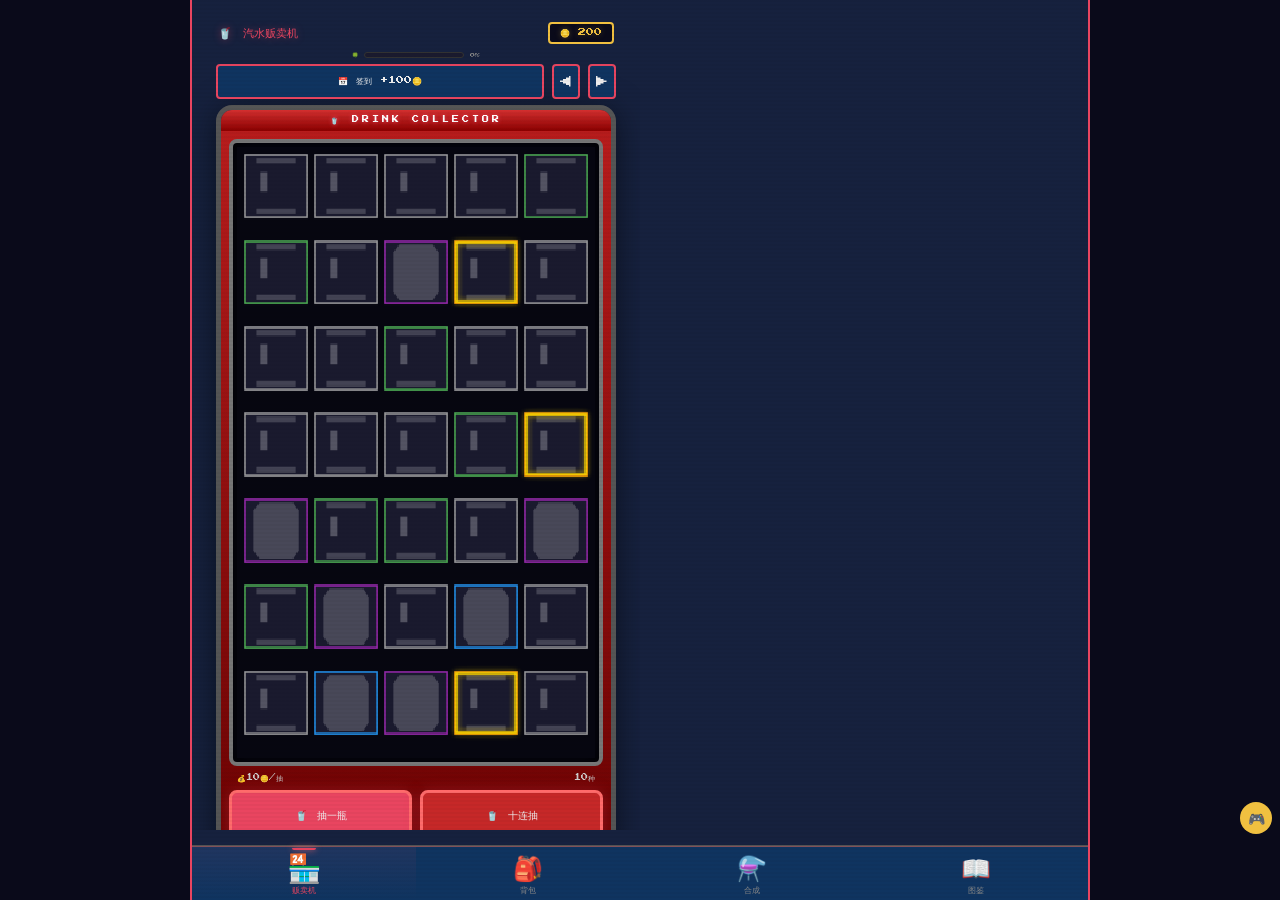
<file: miniprogram-game/src/index.html>
<!DOCTYPE html>
<html lang="zh-CN">
<head>
<meta charset="UTF-8">
<meta name="viewport" content="width=device-width, initial-scale=1.0, maximum-scale=1.0, user-scalable=no, viewport-fit=cover">
<meta name="apple-mobile-web-app-capable" content="yes">
<meta name="apple-mobile-web-app-status-bar-style" content="black-translucent">
<meta name="theme-color" content="#0a0a1a">
<meta name="color-scheme" content="dark">
<title>饮料瓶收集 - 贩卖机大作战</title>
<link rel="stylesheet" href="css/style.css">
</head>
<body>
<div id="app">
  <div id="page-container"></div>
  <nav id="tab-bar">
    <div class="tab active" data-page="machine">
      <span class="tab-icon">🏪</span>
      <span class="tab-label">贩卖机</span>
    </div>
    <div class="tab" data-page="backpack">
      <span class="tab-icon">🎒</span>
      <span class="tab-label">背包</span>
    </div>
    <div class="tab" data-page="synth">
      <span class="tab-icon">⚗️</span>
      <span class="tab-label">合成</span>
    </div>
    <div class="tab" data-page="album">
      <span class="tab-icon">📖</span>
      <span class="tab-label">图鉴</span>
    </div>
  </nav>
</div>
<script type="module" src="js/app.js"></script>
</body>
</html>
</file>
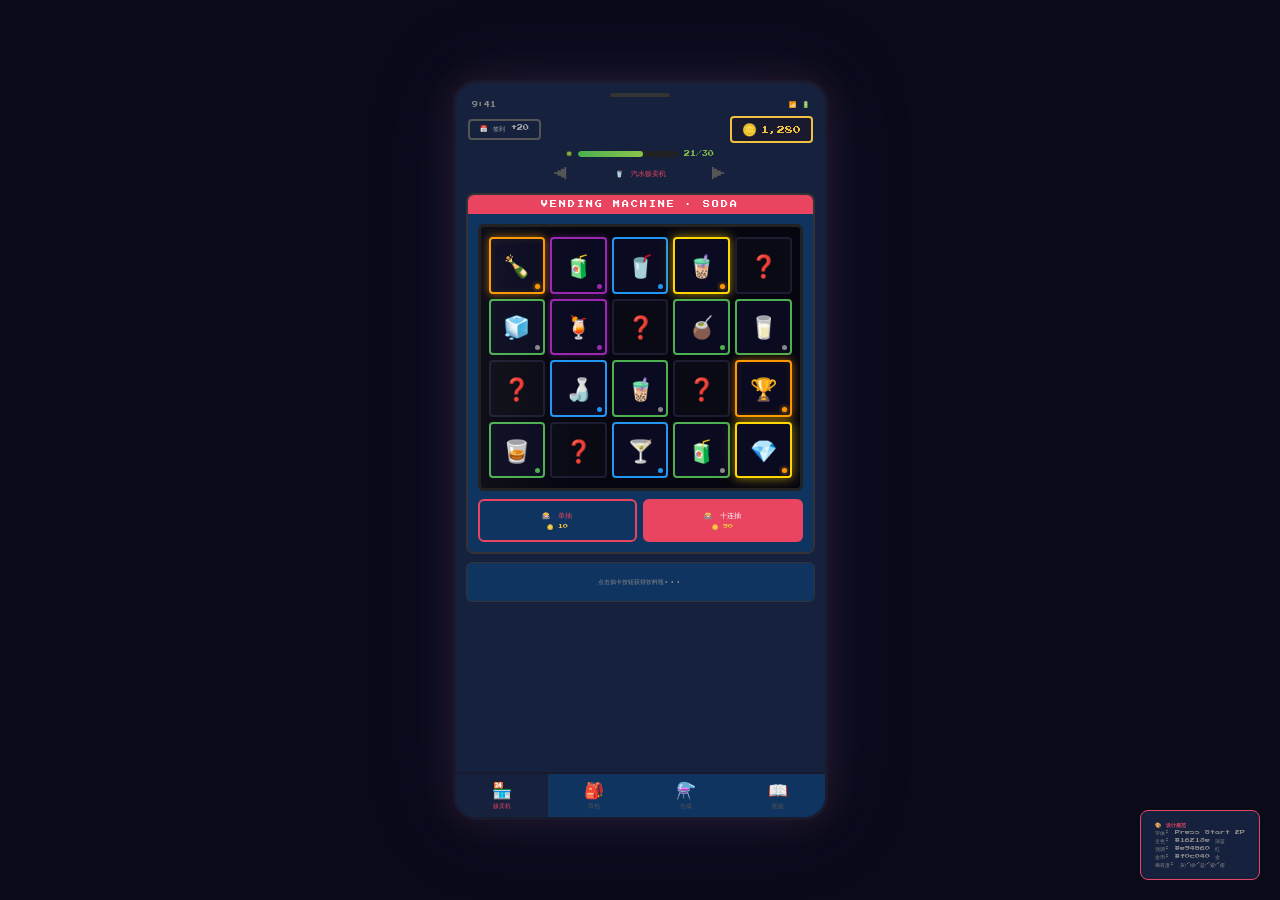
<file: docs/designs/game-ui-design.html>
<!DOCTYPE html>
<html lang="zh-CN">
<head>
<meta charset="UTF-8">
<meta name="viewport" content="width=device-width, initial-scale=1.0">
<title>饮料瓶收集游戏 — 界面设计原型</title>
<style>
@import url('https://fonts.googleapis.com/css2?family=Press+Start+2P&display=swap');

* { margin:0; padding:0; box-sizing:border-box; }

body {
  background: #0a0a1a;
  font-family: 'Press Start 2P', cursive;
  color: #eee;
  display: flex;
  justify-content: center;
  align-items: center;
  min-height: 100vh;
  padding: 20px;
}

/* ===== Phone Frame ===== */
.phone {
  width: 375px;
  height: 740px;
  background: #16213e;
  border: 3px solid #1a1a2e;
  border-radius: 24px;
  overflow: hidden;
  display: flex;
  flex-direction: column;
  box-shadow: 0 0 40px rgba(233,69,96,0.15), 0 0 80px rgba(15,52,96,0.3);
  position: relative;
}

.phone::before {
  content: '';
  position: absolute;
  top: 10px;
  left: 50%;
  transform: translateX(-50%);
  width: 60px;
  height: 4px;
  background: #333;
  border-radius: 2px;
  z-index: 10;
}

/* ===== Status Bar ===== */
.status-bar {
  display: flex;
  justify-content: space-between;
  align-items: center;
  padding: 18px 16px 8px;
  font-size: 6px;
  color: #888;
  flex-shrink: 0;
}

/* ===== Page Container ===== */
#page-container {
  flex: 1;
  overflow-y: auto;
  padding: 0 10px;
  scroll-behavior: smooth;
}

#page-container::-webkit-scrollbar { width: 3px; }
#page-container::-webkit-scrollbar-thumb { background: #e94560; border-radius: 3px; }

/* ===== Pages ===== */
.page { display: none; }
.page.active { display: block; }

/* ===== Top Bar ===== */
.top-bar {
  display: flex;
  justify-content: space-between;
  align-items: center;
  margin-bottom: 8px;
  padding: 0 2px;
}

.sign-btn {
  font-family: 'Press Start 2P', cursive;
  font-size: 6px;
  padding: 4px 10px;
  background: transparent;
  color: #aaa;
  border: 2px solid #555;
  cursor: pointer;
  border-radius: 4px;
  transition: all 0.15s;
}
.sign-btn:hover { color: #f0c040; border-color: #f0c040; }

.coin-badge {
  display: inline-flex;
  align-items: center;
  gap: 4px;
  background: #1a1a2e;
  padding: 4px 10px;
  border: 2px solid #f0c040;
  border-radius: 4px;
  font-size: 8px;
  color: #f0c040;
}

.coin-badge .coin-icon { font-size: 12px; }

/* ===== Lucky Bar ===== */
.lucky-bar {
  display: flex;
  align-items: center;
  gap: 6px;
  justify-content: center;
  margin-bottom: 6px;
  font-size: 5px;
  color: #777;
  padding: 0 4px;
}
.lucky-label { flex-shrink: 0; }
.lucky-track {
  flex: 1;
  max-width: 100px;
  height: 6px;
  background: #222;
  border-radius: 3px;
  overflow: hidden;
}
.lucky-fill {
  height: 100%;
  width: 65%;
  background: linear-gradient(90deg, #4CAF50, #8BC34A);
  border-radius: 3px;
  transition: width 0.5s;
}
.lucky-count { 
  font-size: 6px; 
  color: #8BC34A;
  flex-shrink: 0;
}

/* ===== Machine Switcher ===== */
.machine-header {
  display: flex;
  align-items: center;
  justify-content: center;
  gap: 6px;
  margin-bottom: 8px;
}

.machine-nav {
  font-family: 'Press Start 2P', cursive;
  font-size: 14px;
  background: transparent;
  border: none;
  color: #555;
  cursor: pointer;
  padding: 4px 6px;
  transition: color 0.15s;
}
.machine-nav:hover { color: #e94560; }

.machine-title {
  font-size: 7px;
  color: #e94560;
  text-align: center;
  min-width: 120px;
}

/* ===== Machine Body ===== */
.machine-frame {
  border-radius: 8px;
  overflow: hidden;
  border: 2px solid #333;
  margin-bottom: 8px;
}

.machine-top {
  background: #e94560;
  padding: 6px 12px;
  font-size: 7px;
  color: #fff;
  text-align: center;
  letter-spacing: 2px;
}

.machine-body-inner {
  background: #0f3460;
  padding: 10px;
}

/* ===== Glass Window ===== */
.glass-window {
  background: #060610;
  border-radius: 6px;
  border: 3px solid #222;
  padding: 10px 8px;
  display: grid;
  grid-template-columns: repeat(5, 1fr);
  grid-template-rows: repeat(4, 1fr);
  gap: 5px;
  position: relative;
  overflow: hidden;
}

.glass-window::after {
  content: '';
  position: absolute;
  top: 0; left: 0;
  width: 30%;
  height: 100%;
  background: linear-gradient(90deg, rgba(255,255,255,0.04) 0%, transparent 100%);
  pointer-events: none;
}

.bottle-slot {
  background: #0a0a14;
  border: 2px solid #1c1c32;
  border-radius: 4px;
  display: flex;
  align-items: center;
  justify-content: center;
  font-size: 22px;
  aspect-ratio: 1;
  position: relative;
  transition: all 0.2s;
}

.bottle-slot.filled { border-color: #4CAF50; background: #0a0a20; }
.bottle-slot.rare { border-color: #2196F3; }
.bottle-slot.epic { border-color: #9C27B0; box-shadow: 0 0 6px rgba(156,39,176,0.4); }
.bottle-slot.legendary { border-color: #FF9800; box-shadow: 0 0 8px rgba(255,152,0,0.6), inset 0 0 8px rgba(255,152,0,0.1); }
.bottle-slot.limited { border-color: #FFD700; box-shadow: 0 0 10px rgba(255,215,0,0.5), 0 0 20px rgba(255,215,0,0.15); }

.bottle-emoji { position: relative; z-index: 1; }
.rarity-dot {
  position: absolute;
  bottom: 3px;
  right: 3px;
  width: 5px;
  height: 5px;
  border-radius: 50%;
  z-index: 2;
}
.dot-common { background: #888; }
.dot-rare { background: #2196F3; }
.dot-precious { background: #4CAF50; }
.dot-epic { background: #9C27B0; }
.dot-legendary { background: #FF9800; box-shadow: 0 0 4px #FF9800; }

/* ===== Pull Buttons ===== */
.pull-buttons {
  display: grid;
  grid-template-columns: 1fr 1fr;
  gap: 6px;
  margin-top: 8px;
}

.pull-btn {
  font-family: 'Press Start 2P', cursive;
  font-size: 7px;
  padding: 10px;
  border: 2px solid #e94560;
  cursor: pointer;
  border-radius: 6px;
  transition: all 0.15s;
  text-align: center;
}

.pull-btn.single {
  background: #0f3460;
  color: #e94560;
}
.pull-btn.single:hover { background: #e94560; color: #fff; }

.pull-btn.ten {
  background: #e94560;
  color: #fff;
}
.pull-btn.ten:hover { background: #c0392b; }

.pull-btn .cost {
  font-size: 5px;
  color: #f0c040;
  display: block;
  margin-top: 3px;
}

/* ===== Pull Result ===== */
.pull-result {
  background: #0f3460;
  border: 1px solid #333;
  border-radius: 6px;
  padding: 8px;
  margin-top: 6px;
  min-height: 40px;
  display: flex;
  align-items: center;
  justify-content: center;
  gap: 6px;
  font-size: 7px;
  flex-wrap: wrap;
}

.pull-result .result-bottle {
  font-size: 28px;
  animation: popIn 0.3s ease-out;
}

@keyframes popIn {
  from { transform: scale(0); opacity: 0; }
  to { transform: scale(1); opacity: 1; }
}

/* ===== Backpack / Bottle Grid ===== */
.section-title {
  font-size: 7px;
  color: #e94560;
  margin: 10px 0 6px;
  padding-bottom: 4px;
  border-bottom: 1px solid #222;
}

.bottle-gallery {
  display: grid;
  grid-template-columns: repeat(4, 1fr);
  gap: 4px;
}

.bottle-card {
  background: #0a0a14;
  border: 2px solid #1c1c32;
  border-radius: 6px;
  padding: 4px;
  text-align: center;
  cursor: pointer;
  transition: all 0.15s;
  position: relative;
}

.bottle-card:hover { border-color: #e94560; transform: translateY(-2px); }
.bottle-card .bottle-emoji { font-size: 28px; display: block; margin-bottom: 2px; }
.bottle-card .bottle-name { font-size: 5px; color: #aaa; line-height: 1.3; }
.bottle-card .bottle-count {
  position: absolute;
  top: -4px;
  right: -4px;
  background: #e94560;
  color: #fff;
  font-size: 6px;
  padding: 1px 4px;
  border-radius: 4px;
  min-width: 16px;
  text-align: center;
}

.bottle-card.sell-mode {
  border-color: #FF9800;
  background: rgba(255,152,0,0.05);
}

.bottle-card .sell-price {
  font-size: 6px;
  color: #f0c040;
  margin-top: 2px;
}

/* ===== Sell Button ===== */
.sell-toggle {
  font-family: 'Press Start 2P', cursive;
  font-size: 6px;
  padding: 4px 8px;
  background: #333;
  color: #aaa;
  border: 1px solid #555;
  border-radius: 4px;
  cursor: pointer;
  margin-left: 8px;
}
.sell-toggle.active { background: #FF9800; color: #000; border-color: #FF9800; }

/* ===== Synth Page ===== */
.synth-section {
  background: #0a0a14;
  border: 2px solid #222;
  border-radius: 8px;
  padding: 10px;
  margin-bottom: 8px;
}

.synth-section h3 {
  font-size: 6px;
  color: #e94560;
  margin-bottom: 6px;
}

.synth-slots {
  display: flex;
  gap: 6px;
  justify-content: center;
  margin-bottom: 8px;
}

.synth-slot {
  width: 60px;
  height: 60px;
  background: #060610;
  border: 2px dashed #333;
  border-radius: 6px;
  display: flex;
  align-items: center;
  justify-content: center;
  font-size: 28px;
  transition: all 0.15s;
  cursor: pointer;
}

.synth-slot.filled { border-style: solid; border-color: #e94560; }
.synth-slot:hover { border-color: #e94560; }

.synth-plus {
  font-size: 14px;
  color: #555;
  display: flex;
  align-items: center;
}

.synth-arrow {
  font-size: 18px;
  color: #9C27B0;
  display: flex;
  align-items: center;
  margin: 0 2px;
}

.synth-result {
  width: 60px;
  height: 60px;
  background: linear-gradient(135deg, #1a1a2e, #0f3460);
  border: 2px solid #9C27B0;
  border-radius: 6px;
  display: flex;
  align-items: center;
  justify-content: center;
  font-size: 32px;
  box-shadow: 0 0 12px rgba(156,39,176,0.3);
}

.synth-btn {
  font-family: 'Press Start 2P', cursive;
  font-size: 7px;
  padding: 8px 16px;
  background: #6A1B9A;
  color: #fff;
  border: 2px solid #9C27B0;
  border-radius: 6px;
  cursor: pointer;
  margin-top: 6px;
  display: block;
  width: 100%;
  transition: all 0.15s;
}
.synth-btn:hover { background: #9C27B0; }
.synth-btn:disabled { opacity: 0.3; cursor: not-allowed; }

.synth-fee {
  font-size: 5px;
  color: #f0c040;
  text-align: center;
  margin-top: 4px;
}

/* ===== Blind Box ===== */
.blind-box {
  text-align: center;
}

.blind-box-chest {
  font-size: 48px;
  margin: 8px 0;
  animation: float 2s ease-in-out infinite;
}

@keyframes float {
  0%, 100% { transform: translateY(0); }
  50% { transform: translateY(-6px); }
}

.blind-box-progress {
  font-size: 5px;
  color: #888;
  margin: 4px 0;
}

.blind-box-btn {
  font-family: 'Press Start 2P', cursive;
  font-size: 7px;
  padding: 8px 20px;
  background: linear-gradient(135deg, #FF9800, #FF5722);
  color: #fff;
  border: 2px solid #FF9800;
  border-radius: 6px;
  cursor: pointer;
  box-shadow: 0 0 10px rgba(255,152,0,0.3);
}
.blind-box-btn:disabled { 
  background: #333;
  border-color: #555;
  color: #666;
  box-shadow: none;
}

/* ===== Album Page ===== */
.album-header {
  display: flex;
  justify-content: space-between;
  align-items: center;
  margin-bottom: 8px;
}

.album-progress {
  font-size: 6px;
  color: #f0c040;
}

.album-category {
  margin-bottom: 10px;
}

.album-cat-title {
  font-size: 6px;
  color: #888;
  margin-bottom: 4px;
  display: flex;
  justify-content: space-between;
}

.album-grid {
  display: grid;
  grid-template-columns: repeat(5, 1fr);
  gap: 3px;
}

.album-bottle {
  background: #0a0a14;
  border: 2px solid #1c1c32;
  border-radius: 4px;
  padding: 3px;
  text-align: center;
  font-size: 20px;
  aspect-ratio: 1;
  display: flex;
  align-items: center;
  justify-content: center;
  transition: all 0.15s;
}

.album-bottle.locked {
  opacity: 0.25;
  filter: grayscale(100%);
}

.album-bottle.owned {
  border-color: #4CAF50;
}

/* ===== Tab Bar ===== */
#tab-bar {
  display: flex;
  background: #0f3460;
  border-top: 2px solid #1a1a2e;
  flex-shrink: 0;
}

.tab {
  flex: 1;
  display: flex;
  flex-direction: column;
  align-items: center;
  justify-content: center;
  padding: 6px 2px;
  font-size: 6px;
  color: #555;
  cursor: pointer;
  transition: all 0.15s;
  gap: 2px;
}

.tab .tab-icon {
  font-size: 16px;
}

.tab.active {
  color: #e94560;
  background: #16213e;
}

.tab:hover { color: #aaa; }

/* ===== Animation Effects ===== */
.legendary-glow {
  animation: legendaryPulse 1.5s ease-in-out infinite;
}

@keyframes legendaryPulse {
  0%, 100% { box-shadow: 0 0 8px rgba(255,152,0,0.6); }
  50% { box-shadow: 0 0 20px rgba(255,152,0,0.9), 0 0 40px rgba(255,152,0,0.3); }
}

.limited-shine {
  animation: limitedShine 2s ease-in-out infinite;
}

@keyframes limitedShine {
  0%, 100% { box-shadow: 0 0 6px rgba(255,215,0,0.4); }
  50% { box-shadow: 0 0 16px rgba(255,215,0,0.8), 0 0 30px rgba(255,215,0,0.3); }
}

/* ===== Design notes panel ===== */
.design-note {
  position: fixed;
  bottom: 20px;
  right: 20px;
  background: #16213e;
  border: 1px solid #e94560;
  border-radius: 8px;
  padding: 10px 14px;
  font-size: 5px;
  color: #888;
  max-width: 200px;
  line-height: 1.6;
}

.design-note strong { color: #e94560; }
</style>
</head>
<body>

<div class="phone">
  <!-- Status Bar -->
  <div class="status-bar">
    <span>9:41</span>
    <span>📶 🔋</span>
  </div>

  <!-- Page Container -->
  <div id="page-container">

    <!-- ========== PAGE 1: 贩卖机 ========== -->
    <div class="page active" id="page-machine">
      <!-- Top Bar -->
      <div class="top-bar">
        <button class="sign-btn">📅 签到 +20</button>
        <div class="coin-badge">
          <span class="coin-icon">🪙</span>
          <span id="coin-display">1,280</span>
        </div>
      </div>

      <!-- Lucky Bar -->
      <div class="lucky-bar">
        <span class="lucky-label">🍀</span>
        <div class="lucky-track"><div class="lucky-fill" style="width:65%"></div></div>
        <span class="lucky-count">21/30</span>
      </div>

      <!-- Machine Header -->
      <div class="machine-header">
        <button class="machine-nav" onclick="prevMachine()">◀</button>
        <span class="machine-title">🥤 汽水贩卖机</span>
        <button class="machine-nav" onclick="nextMachine()">▶</button>
      </div>

      <!-- Machine Body -->
      <div class="machine-frame">
        <div class="machine-top">VENDING MACHINE · SODA</div>
        <div class="machine-body-inner">
          <!-- Glass Window with 5x4 grid -->
          <div class="glass-window">
            <div class="bottle-slot filled legendary legendary-glow">
              <span class="bottle-emoji">🍾</span>
              <span class="rarity-dot dot-legendary"></span>
            </div>
            <div class="bottle-slot filled epic">
              <span class="bottle-emoji">🧃</span>
              <span class="rarity-dot dot-epic"></span>
            </div>
            <div class="bottle-slot filled rare">
              <span class="bottle-emoji">🥤</span>
              <span class="rarity-dot dot-rare"></span>
            </div>
            <div class="bottle-slot filled limited limited-shine">
              <span class="bottle-emoji">🧋</span>
              <span class="rarity-dot dot-legendary"></span>
            </div>
            <div class="bottle-slot"><span class="bottle-emoji">❓</span></div>
            
            <div class="bottle-slot filled"><span class="bottle-emoji">🧊</span><span class="rarity-dot dot-common"></span></div>
            <div class="bottle-slot filled epic"><span class="bottle-emoji">🍹</span><span class="rarity-dot dot-epic"></span></div>
            <div class="bottle-slot"><span class="bottle-emoji">❓</span></div>
            <div class="bottle-slot filled"><span class="bottle-emoji">🧉</span><span class="rarity-dot dot-precious"></span></div>
            <div class="bottle-slot filled"><span class="bottle-emoji">🥛</span><span class="rarity-dot dot-common"></span></div>
            
            <div class="bottle-slot"><span class="bottle-emoji">❓</span></div>
            <div class="bottle-slot filled rare"><span class="bottle-emoji">🍶</span><span class="rarity-dot dot-rare"></span></div>
            <div class="bottle-slot filled"><span class="bottle-emoji">🧋</span><span class="rarity-dot dot-common"></span></div>
            <div class="bottle-slot"><span class="bottle-emoji">❓</span></div>
            <div class="bottle-slot filled legendary legendary-glow"><span class="bottle-emoji">🏆</span><span class="rarity-dot dot-legendary"></span></div>
            
            <div class="bottle-slot filled"><span class="bottle-emoji">🥃</span><span class="rarity-dot dot-precious"></span></div>
            <div class="bottle-slot"><span class="bottle-emoji">❓</span></div>
            <div class="bottle-slot filled rare"><span class="bottle-emoji">🍸</span><span class="rarity-dot dot-rare"></span></div>
            <div class="bottle-slot filled"><span class="bottle-emoji">🧃</span><span class="rarity-dot dot-common"></span></div>
            <div class="bottle-slot filled limited limited-shine"><span class="bottle-emoji">💎</span><span class="rarity-dot dot-legendary"></span></div>
          </div>

          <!-- Pull Buttons -->
          <div class="pull-buttons">
            <button class="pull-btn single">
              🎰 单抽
              <span class="cost">🪙 10</span>
            </button>
            <button class="pull-btn ten">
              🎰 十连抽
              <span class="cost">🪙 90</span>
            </button>
          </div>
        </div>
      </div>

      <!-- Pull Result -->
      <div class="pull-result">
        <span style="color:#888;font-size:6px">点击抽卡按钮获得饮料瓶...</span>
      </div>
    </div>

    <!-- ========== PAGE 2: 背包 ========== -->
    <div class="page" id="page-backpack">
      <div class="top-bar">
        <span style="font-size:7px;color:#e94560">🎒 我的瓶子</span>
        <div style="display:flex;align-items:center;gap:6px">
          <button class="sell-toggle" id="sell-toggle" onclick="toggleSellMode()">💱 卖出</button>
          <div class="coin-badge">
            <span class="coin-icon">🪙</span>
            <span id="coin-display-bp">1,280</span>
          </div>
        </div>
      </div>

      <div class="section-title">
        ⭐⭐⭐⭐⭐ 传说
        <span style="color:#FF9800;float:right">2种</span>
      </div>
      <div class="bottle-gallery">
        <div class="bottle-card legendary legendary-glow">
          <span class="bottle-emoji">🍾</span>
          <span class="bottle-name">黄金<br>香槟</span>
          <span class="bottle-count">1</span>
        </div>
        <div class="bottle-card legendary legendary-glow">
          <span class="bottle-emoji">🏆</span>
          <span class="bottle-name">冠军<br>特饮</span>
          <span class="bottle-count">1</span>
        </div>
      </div>

      <div class="section-title">
        ⭐⭐⭐⭐ 史诗
        <span style="color:#9C27B0;float:right">5种</span>
      </div>
      <div class="bottle-gallery">
        <div class="bottle-card epic">
          <span class="bottle-emoji">🧃</span>
          <span class="bottle-name">紫晶<br>果汁</span>
          <span class="bottle-count">2</span>
        </div>
        <div class="bottle-card epic">
          <span class="bottle-emoji">🍹</span>
          <span class="bottle-name">彩虹<br>特调</span>
          <span class="bottle-count">3</span>
        </div>
        <div class="bottle-card epic">
          <span class="bottle-emoji">🍷</span>
          <span class="bottle-name">暗夜<br>葡萄</span>
          <span class="bottle-count">1</span>
        </div>
        <div class="bottle-card epic">
          <span class="bottle-emoji">🧪</span>
          <span class="bottle-name">魔法<br>药水</span>
          <span class="bottle-count">1</span>
        </div>
      </div>

      <div class="section-title">
        ⭐⭐⭐ 珍贵
        <span style="color:#2196F3;float:right">8种</span>
      </div>
      <div class="bottle-gallery">
        <div class="bottle-card rare">
          <span class="bottle-emoji">🥤</span>
          <span class="bottle-name">经典<br>可乐</span>
          <span class="bottle-count">5</span>
        </div>
        <div class="bottle-card rare">
          <span class="bottle-emoji">🍶</span>
          <span class="bottle-name">抹茶<br>拿铁</span>
          <span class="bottle-count">3</span>
        </div>
        <div class="bottle-card rare">
          <span class="bottle-emoji">🍸</span>
          <span class="bottle-name">蓝色<br>海洋</span>
          <span class="bottle-count">4</span>
        </div>
        <div class="bottle-card rare">
          <span class="bottle-emoji">🥃</span>
          <span class="bottle-name">焦糖<br>布丁</span>
          <span class="bottle-count">2</span>
        </div>
      </div>

      <div class="section-title">
        🔥 限定瓶
        <span style="color:#FFD700;float:right">3种</span>
      </div>
      <div class="bottle-gallery">
        <div class="bottle-card limited limited-shine">
          <span class="bottle-emoji">💎</span>
          <span class="bottle-name">冬日<br>限定</span>
          <span class="bottle-count">1</span>
        </div>
        <div class="bottle-card limited limited-shine">
          <span class="bottle-emoji">🧋</span>
          <span class="bottle-name">樱花<br>限定</span>
          <span class="bottle-count">1</span>
        </div>
        <div class="bottle-card limited limited-shine">
          <span class="bottle-emoji">🌸</span>
          <span class="bottle-name">春节<br>限定</span>
          <span class="bottle-count">1</span>
        </div>
      </div>
    </div>

    <!-- ========== PAGE 3: 合成台 ========== -->
    <div class="page" id="page-synth">
      <div class="top-bar">
        <span style="font-size:7px;color:#e94560">⚗️ 合成台</span>
        <div class="coin-badge">
          <span class="coin-icon">🪙</span>
          <span id="coin-display-sy">1,280</span>
        </div>
      </div>

      <!-- 三合一合成 -->
      <div class="synth-section">
        <h3>🔮 三合一升级</h3>
        <div style="display:flex;align-items:center;gap:4px;justify-content:center;flex-wrap:wrap">
          <div class="synth-slots">
            <div class="synth-slot filled">🥤</div>
            <div class="synth-slot filled">🥤</div>
            <div class="synth-slot filled">🥤</div>
          </div>
          <span class="synth-arrow">➡️</span>
          <div class="synth-result">✨</div>
        </div>
        <div class="synth-fee">合成费用: 🪙 10</div>
        <button class="synth-btn">合成升级</button>
      </div>

      <!-- 配方合成 -->
      <div class="synth-section">
        <h3>📜 配方合成 (V1)</h3>
        <div style="text-align:center;padding:20px;font-size:6px;color:#555">
          🔒 即将开放<br>
          <span style="font-size:5px;color:#444;margin-top:6px;display:block">特定组合解锁唯一珍藏品</span>
        </div>
      </div>

      <!-- 阶段盲抽 -->
      <div class="synth-section blind-box">
        <h3>🎁 阶段盲抽</h3>
        <div class="blind-box-chest">📦</div>
        <div class="blind-box-progress">收集进度: 21/30 种新瓶子</div>
        <div style="margin-top:4px">
          <div class="lucky-track" style="margin:0 auto;width:200px">
            <div class="lucky-fill" style="width:70%"></div>
          </div>
        </div>
        <br>
        <button class="blind-box-btn" disabled>需收集30种 (21/30)</button>
      </div>
    </div>

    <!-- ========== PAGE 4: 图鉴 ========== -->
    <div class="page" id="page-album">
      <div class="top-bar">
        <span style="font-size:7px;color:#e94560">📖 图鉴</span>
        <div class="album-progress">21/40 收集</div>
      </div>

      <div class="album-category">
        <div class="album-cat-title">
          <span>🥤 汽水类</span>
          <span>5/8</span>
        </div>
        <div class="album-grid">
          <div class="album-bottle owned">🥤</div>
          <div class="album-bottle owned">🍹</div>
          <div class="album-bottle owned">🧃</div>
          <div class="album-bottle locked">❓</div>
          <div class="album-bottle owned">🧊</div>
          <div class="album-bottle locked">❓</div>
          <div class="album-bottle owned">🥛</div>
          <div class="album-bottle locked">❓</div>
        </div>
      </div>

      <div class="album-category">
        <div class="album-cat-title">
          <span>🍵 茶饮类</span>
          <span>4/8</span>
        </div>
        <div class="album-grid">
          <div class="album-bottle owned">🍶</div>
          <div class="album-bottle owned">🧋</div>
          <div class="album-bottle owned">🧉</div>
          <div class="album-bottle locked">❓</div>
          <div class="album-bottle locked">❓</div>
          <div class="album-bottle owned">🍵</div>
          <div class="album-bottle locked">❓</div>
          <div class="album-bottle locked">❓</div>
        </div>
      </div>

      <div class="album-category">
        <div class="album-cat-title">
          <span>☕ 咖啡类</span>
          <span>3/6</span>
        </div>
        <div class="album-grid">
          <div class="album-bottle owned">☕</div>
          <div class="album-bottle owned">🍵</div>
          <div class="album-bottle locked">❓</div>
          <div class="album-bottle owned">🫖</div>
          <div class="album-bottle locked">❓</div>
          <div class="album-bottle locked">❓</div>
        </div>
      </div>

      <div class="album-category">
        <div class="album-cat-title">
          <span>💎 限定瓶</span>
          <span style="color:#FFD700">3/10</span>
        </div>
        <div class="album-grid">
          <div class="album-bottle owned limited-shine">💎</div>
          <div class="album-bottle owned limited-shine">🧋</div>
          <div class="album-bottle owned limited-shine">🌸</div>
          <div class="album-bottle locked">❓</div>
          <div class="album-bottle locked">❓</div>
          <div class="album-bottle locked">❓</div>
          <div class="album-bottle locked">❓</div>
          <div class="album-bottle locked">❓</div>
          <div class="album-bottle locked">❓</div>
          <div class="album-bottle locked">❓</div>
        </div>
      </div>

      <div class="album-category">
        <div class="album-cat-title">
          <span>⚡ 能量类</span>
          <span>3/4</span>
        </div>
        <div class="album-grid">
          <div class="album-bottle owned">⚡</div>
          <div class="album-bottle owned">🔋</div>
          <div class="album-bottle locked">❓</div>
          <div class="album-bottle owned">💪</div>
        </div>
      </div>
    </div>
  </div>

  <!-- Tab Bar -->
  <nav id="tab-bar">
    <div class="tab active" data-page="machine">
      <span class="tab-icon">🏪</span>
      <span>贩卖机</span>
    </div>
    <div class="tab" data-page="backpack">
      <span class="tab-icon">🎒</span>
      <span>背包</span>
    </div>
    <div class="tab" data-page="synth">
      <span class="tab-icon">⚗️</span>
      <span>合成</span>
    </div>
    <div class="tab" data-page="album">
      <span class="tab-icon">📖</span>
      <span>图鉴</span>
    </div>
  </nav>
</div>

<!-- Design Notes -->
<div class="design-note">
  <strong>🎨 设计规范</strong><br>
  字体: Press Start 2P<br>
  主色: #16213e 深蓝<br>
  强调: #e94560 红<br>
  金币: #f0c040 金<br>
  稀有度: 灰/绿/蓝/紫/橙
</div>

<script>
// Tab switching
document.querySelectorAll('#tab-bar .tab').forEach(tab => {
  tab.addEventListener('click', () => {
    const pageName = tab.dataset.page;
    document.querySelectorAll('#tab-bar .tab').forEach(t => t.classList.remove('active'));
    tab.classList.add('active');
    document.querySelectorAll('.page').forEach(p => p.classList.remove('active'));
    document.getElementById('page-' + pageName).classList.add('active');
  });
});

// Sell mode toggle
let sellMode = false;
function toggleSellMode() {
  sellMode = !sellMode;
  const btn = document.getElementById('sell-toggle');
  btn.textContent = sellMode ? '💱 取消' : '💱 卖出';
  btn.classList.toggle('active', sellMode);
  document.querySelectorAll('#page-backpack .bottle-card').forEach(card => {
    if (sellMode) {
      card.classList.add('sell-mode');
      const count = parseInt(card.querySelector('.bottle-count')?.textContent) || 1;
      if (!card.querySelector('.sell-price')) {
        const price = document.createElement('span');
        price.className = 'sell-price';
        price.textContent = '🪙' + (count * 2);
        card.appendChild(price);
      }
    } else {
      card.classList.remove('sell-mode');
      card.querySelector('.sell-price')?.remove();
    }
  });
}

// Machine navigation (placeholder)
let currentMachine = 0;
const machines = ['🥤 汽水贩卖机', '🍵 茶饮贩卖机', '🎲 混合贩卖机', '💎 限定·珍藏'];
function prevMachine() {
  currentMachine = (currentMachine - 1 + machines.length) % machines.length;
  document.querySelector('.machine-title').textContent = machines[currentMachine];
}
function nextMachine() {
  currentMachine = (currentMachine + 1) % machines.length;
  document.querySelector('.machine-title').textContent = machines[currentMachine];
}
</script>

</body>
</html>
</file>
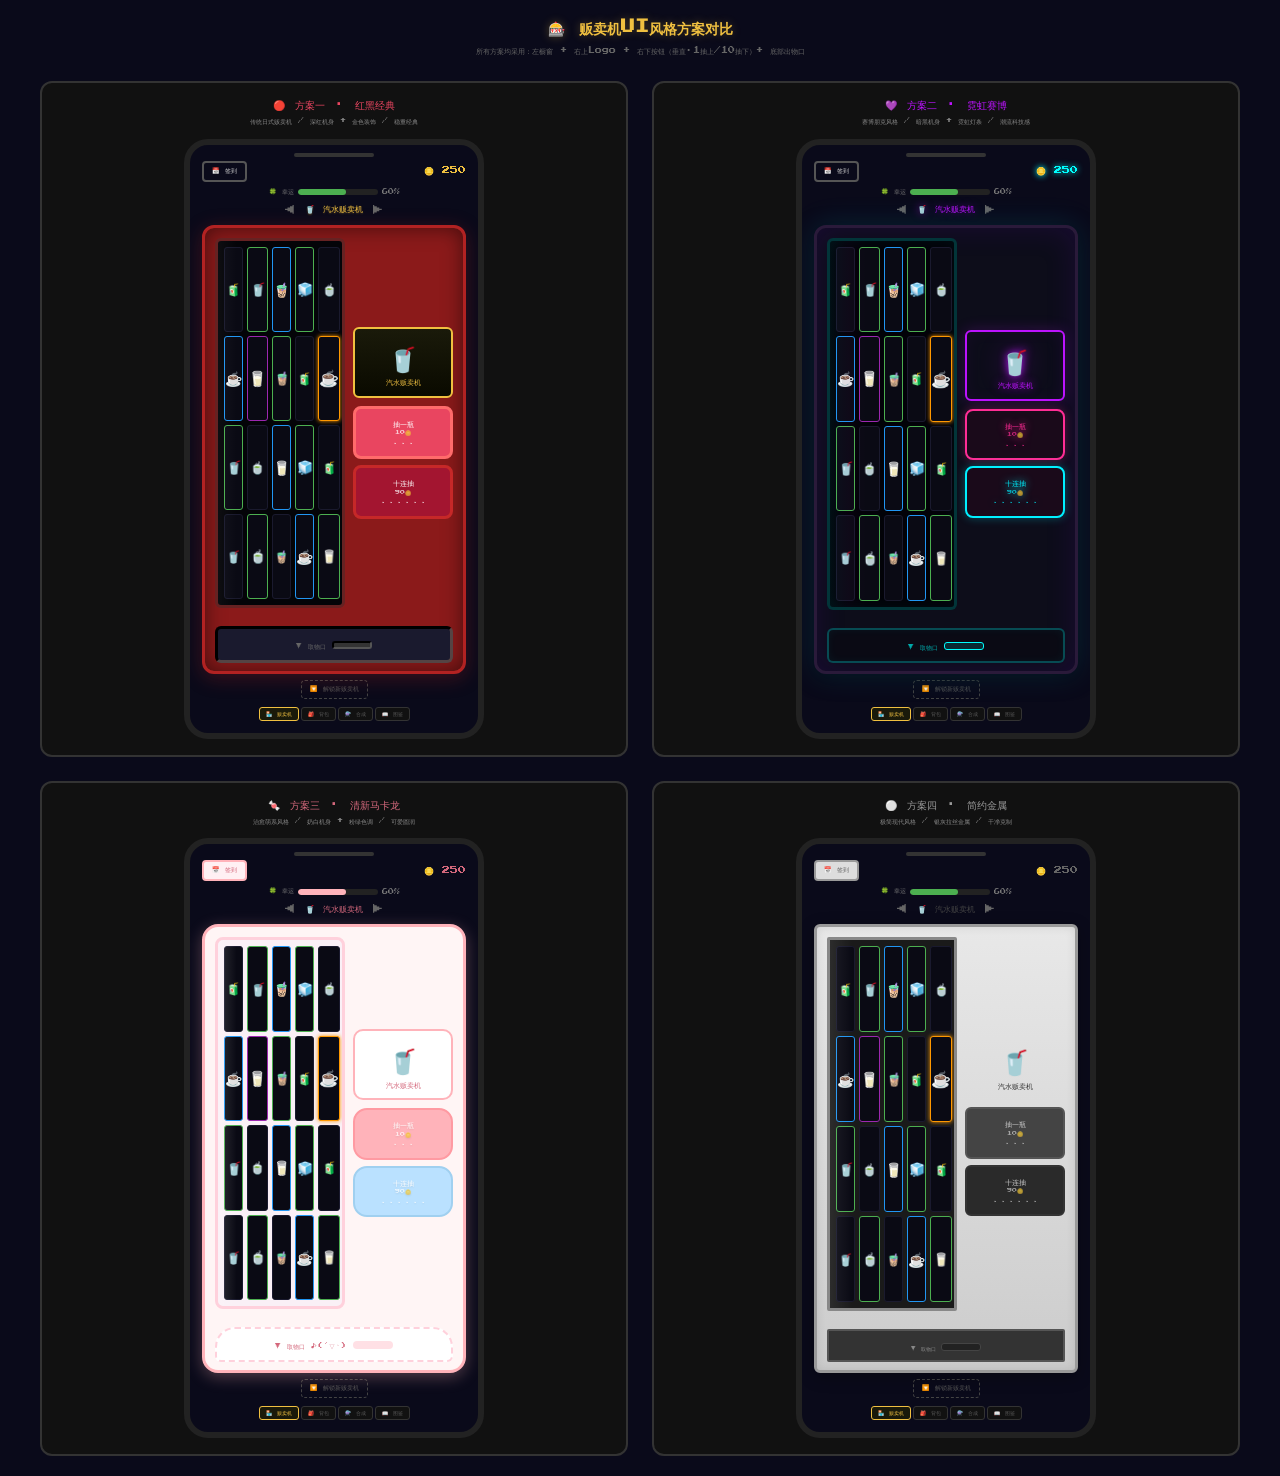
<file: docs/mockups/vending-machine-styles.html>
<!DOCTYPE html>
<html lang="zh-CN">
<head>
<meta charset="UTF-8">
<meta name="viewport" content="width=device-width, initial-scale=1.0">
<title>贩卖机UI风格方案对比</title>
<style>
@import url('https://fonts.googleapis.com/css2?family=Press+Start+2P&display=swap');

* { margin:0; padding:0; box-sizing:border-box; }

body {
  background: #0a0a1a;
  font-family: 'Press Start 2P', cursive;
  color: #eee;
  min-height: 100vh;
  display: flex;
  flex-direction: column;
  align-items: center;
  padding: 20px;
}

h1 {
  font-size: 14px;
  color: #f0c040;
  text-align: center;
  margin-bottom: 8px;
  text-shadow: 0 0 10px rgba(240,192,64,0.3);
}

.subtitle {
  font-size: 7px;
  color: #666;
  text-align: center;
  margin-bottom: 24px;
}

.grid {
  display: grid;
  grid-template-columns: repeat(2, 1fr);
  gap: 24px;
  max-width: 1200px;
  width: 100%;
}

.card {
  background: #111;
  border: 2px solid #333;
  border-radius: 12px;
  padding: 16px;
  display: flex;
  flex-direction: column;
  align-items: center;
}

.card-title {
  font-size: 10px;
  margin-bottom: 4px;
}

.card-desc {
  font-size: 6px;
  color: #888;
  margin-bottom: 12px;
  text-align: center;
  line-height: 1.6;
}

.phone-frame {
  width: 300px;
  height: 600px;
  border: 6px solid #222;
  border-radius: 24px;
  overflow: hidden;
  background: #0a0a1a;
  position: relative;
}

.phone-frame::before {
  content: '';
  position: absolute;
  top: 8px;
  left: 50%;
  transform: translateX(-50%);
  width: 80px;
  height: 4px;
  background: #333;
  border-radius: 2px;
  z-index: 10;
}

.phone-screen {
  width: 100%;
  height: 100%;
  padding: 16px 12px 12px;
  display: flex;
  flex-direction: column;
  overflow-y: auto;
}

/* ===== Common elements ===== */
.top-bar {
  display: flex;
  justify-content: space-between;
  align-items: center;
  margin-bottom: 6px;
  font-size: 6px;
}

.sign-btn {
  font-family: 'Press Start 2P', cursive;
  font-size: 6px;
  padding: 4px 8px;
  background: transparent;
  color: #ccc;
  border: 2px solid #555;
  cursor: pointer;
  border-radius: 4px;
}

.coin-badge {
  display: inline-flex;
  align-items: center;
  gap: 3px;
  font-size: 8px;
}

.lucky-bar {
  display: flex;
  align-items: center;
  gap: 4px;
  justify-content: center;
  margin-bottom: 6px;
  font-size: 6px;
  color: #777;
}

.lucky-track {
  flex: 1;
  max-width: 80px;
  height: 6px;
  background: #222;
  border-radius: 3px;
  overflow: hidden;
}

.lucky-fill {
  height: 100%;
  width: 60%;
  background: #4CAF50;
  border-radius: 3px;
}

.machine-name {
  display: flex;
  align-items: center;
  justify-content: center;
  gap: 6px;
  font-size: 8px;
  margin-bottom: 8px;
}

.machine-name button {
  font-family: 'Press Start 2P', cursive;
  font-size: 10px;
  background: transparent;
  border: none;
  color: #666;
  cursor: pointer;
  padding: 2px 4px;
}

/* ===== Machine Frame ===== */
.machine-frame {
  flex: 1;
  display: flex;
  flex-direction: column;
  border-radius: 12px;
  overflow: hidden;
  position: relative;
}

.machine-body {
  flex: 1;
  display: flex;
  gap: 8px;
  padding: 10px;
}

/* ===== Glass Window ===== */
.glass-window {
  flex: 1;
  background: #060610;
  border-radius: 6px;
  border: 3px solid #333;
  position: relative;
  overflow: hidden;
  display: flex;
  align-items: center;
  justify-content: center;
}

.glass-reflection {
  position: absolute;
  top: 0;
  left: 0;
  width: 30%;
  height: 100%;
  background: linear-gradient(90deg, rgba(255,255,255,0.06) 0%, transparent 100%);
  pointer-events: none;
  z-index: 2;
}

.bottle-grid {
  display: grid;
  grid-template-columns: repeat(5, 1fr);
  grid-template-rows: repeat(4, 1fr);
  gap: 4px;
  padding: 6px;
  width: 100%;
  height: 100%;
}

.bottle-cell {
  background: #0a0a14;
  border: 1px solid #1a1a2e;
  border-radius: 3px;
  display: flex;
  align-items: center;
  justify-content: center;
  font-size: 14px;
}

/* ===== Right Panel ===== */
.right-panel {
  width: 100px;
  display: flex;
  flex-direction: column;
  gap: 8px;
  justify-content: center;
}

.logo-area {
  padding: 8px 4px;
  border-radius: 6px;
  text-align: center;
  font-size: 6px;
  line-height: 1.6;
}

.logo-icon {
  font-size: 24px;
  display: block;
  margin-bottom: 2px;
}

.logo-name {
  font-size: 7px;
  line-height: 1.4;
}

.buttons-area {
  display: flex;
  flex-direction: column;
  gap: 6px;
}

.pull-btn {
  font-family: 'Press Start 2P', cursive;
  font-size: 7px;
  padding: 10px 8px;
  border: none;
  border-radius: 8px;
  cursor: pointer;
  text-align: center;
  line-height: 1.5;
  transition: all 0.15s;
}

.pull-btn .cost {
  font-size: 5px;
  opacity: 0.7;
  display: block;
}

.pull-btn .arrows {
  font-size: 5px;
  display: block;
  margin-top: 2px;
}

/* ===== Outlet ===== */
.outlet {
  margin: 8px 10px;
  padding: 8px;
  border-radius: 6px;
  text-align: center;
  font-size: 6px;
  color: #555;
  position: relative;
}

.outlet-slot {
  display: inline-block;
  width: 40px;
  height: 8px;
  margin-top: 4px;
  border-radius: 3px;
}

/* ===== Unlock ===== */
.unlock-section {
  margin-top: 6px;
  font-size: 6px;
  color: #555;
  text-align: center;
}

.unlock-section span {
  display: inline-block;
  padding: 4px 8px;
  border: 1px dashed #444;
  border-radius: 4px;
}

/* ===== Tab bar ===== */
.tab-bar {
  display: flex;
  margin-top: 8px;
  font-size: 5px;
  gap: 2px;
  justify-content: center;
}

.tab-bar span {
  padding: 3px 6px;
  background: #111;
  border: 1px solid #333;
  border-radius: 3px;
  color: #555;
}

.tab-bar span.active {
  color: #f0c040;
  border-color: #f0c040;
  background: #1a1a0a;
}

/* ============ STYLE 1: 红黑经典 ============ */
.style1 .machine-frame {
  background: #8b1a1a;
  border: 3px solid #b22222;
  box-shadow: inset 0 0 20px rgba(0,0,0,0.5), 0 4px 20px rgba(178,34,34,0.3);
}
.style1 .glass-window {
  border-color: #662222;
  background: #040408;
}
.style1 .glass-reflection {
  background: linear-gradient(90deg, rgba(255,255,255,0.04) 0%, transparent 50%);
}
.style1 .logo-area {
  background: linear-gradient(180deg, #1a1a0a 0%, #0a0a00 100%);
  border: 2px solid #f0c040;
  color: #f0c040;
}
.style1 .pull-btn {
  background: #e94560;
  color: #fff;
  border: 3px solid #ff6b6b;
}
.style1 .pull-btn:nth-child(2) {
  background: #a31530;
  border-color: #c62828;
}
.style1 .outlet {
  background: #1a1a2e;
  border: 3px inset #554444;
  color: #666;
}
.style1 .outlet-slot {
  background: #333;
  border: 2px inset #555;
}
.style1 .machine-name { color: #f0c040; text-shadow: 0 1px 2px rgba(240,192,64,0.3); }
.style1 .coin-badge { color: #f0c040; }

/* ============ STYLE 2: 霓虹赛博 ============ */
.style2 .machine-frame {
  background: #0d0d1a;
  border: 3px solid #2a1a3a;
  box-shadow: inset 0 0 30px rgba(100,0,200,0.15), 0 0 30px rgba(0,200,255,0.15), 0 4px 20px rgba(0,0,0,0.5);
}
.style2 .glass-window {
  border-color: #0ff3;
  background: #020208;
  box-shadow: inset 0 0 15px rgba(0,255,255,0.05);
}
.style2 .glass-reflection {
  background: linear-gradient(90deg, rgba(0,255,255,0.03) 0%, rgba(255,0,255,0.02) 50%, transparent 100%);
}
.style2 .logo-area {
  background: transparent;
  border: 2px solid #bc13fe;
  color: #bc13fe;
  text-shadow: 0 0 10px #bc13fe, 0 0 30px #bc13fe55;
  box-shadow: 0 0 15px rgba(188,19,254,0.2), inset 0 0 15px rgba(188,19,254,0.05);
}
.style2 .pull-btn {
  background: #1a0a1a;
  border: 2px solid #ff2d95;
  color: #ff2d95;
  text-shadow: 0 0 8px #ff2d95;
  box-shadow: 0 0 10px rgba(255,45,149,0.3);
}
.style2 .pull-btn:nth-child(2) {
  border-color: #00f0ff;
  color: #00f0ff;
  text-shadow: 0 0 8px #00f0ff;
  box-shadow: 0 0 10px rgba(0,240,255,0.3);
}
.style2 .outlet {
  background: #0a0a14;
  border: 2px solid #0ff4;
  color: #0aa;
  box-shadow: inset 0 0 8px rgba(0,255,255,0.05);
}
.style2 .outlet-slot {
  background: #0ff2;
  border: 1px solid #0ff;
}
.style2 .machine-name { color: #bc13fe; text-shadow: 0 0 8px #bc13fe88; }
.style2 .coin-badge { color: #0ff; text-shadow: 0 0 6px #0ff; }

/* ============ STYLE 3: 清新马卡龙 ============ */
.style3 .machine-frame {
  background: #fff5f5;
  border: 3px solid #ffb3ba;
  border-radius: 16px;
  box-shadow: 0 4px 16px rgba(255,179,186,0.3);
}
.style3 .glass-window {
  border-color: #ffd1dc;
  border-radius: 8px;
  background: #faf0f6;
}
.style3 .glass-reflection {
  background: linear-gradient(90deg, rgba(255,255,255,0.15) 0%, transparent 50%);
}
.style3 .logo-area {
  background: #fff;
  border: 2px solid #ffb3ba;
  border-radius: 10px;
  color: #d4687c;
}
.style3 .pull-btn {
  background: #ffb3ba;
  color: #fff;
  border: 2px solid #ff9aa2;
  border-radius: 14px;
  text-shadow: 0 1px 2px rgba(0,0,0,0.1);
}
.style3 .pull-btn:nth-child(2) {
  background: #bae1ff;
  border-color: #a0d0f0;
}
.style3 .outlet {
  background: #fff;
  border: 2px dashed #ffd1dc;
  border-radius: 20px 20px 6px 6px;
  color: #d4687c;
}
.style3 .outlet-slot {
  background: #ffe0e5;
  border-radius: 20px;
}
.style3 .machine-name { color: #d4687c; }
.style3 .coin-badge { color: #d4687c; }
.style3 .sign-btn { border-color: #ffb3ba; color: #d4687c; background: #fff0f3; }
.style3 .lucky-fill { background: #ffb3ba; border-radius: 3px; }

/* ============ STYLE 4: 简约金属 ============ */
.style4 .machine-frame {
  background: linear-gradient(180deg, #e8e8e8 0%, #cccccc 100%);
  border: 3px solid #999;
  border-radius: 6px;
  box-shadow: inset 0 0 10px rgba(0,0,0,0.1), 0 4px 16px rgba(0,0,0,0.3);
}
.style4 .glass-window {
  border-color: #888;
  border-radius: 2px;
  background: #1a1a1a;
}
.style4 .glass-reflection {
  background: linear-gradient(90deg, rgba(255,255,255,0.08) 0%, transparent 60%);
}
.style4 .logo-area {
  background: transparent;
  border: none;
  color: #333;
}
.style4 .pull-btn {
  background: #444;
  color: #ccc;
  border: 2px solid #555;
  border-radius: 6px;
}
.style4 .pull-btn:nth-child(2) {
  background: #2a2a2a;
  border-color: #333;
}
.style4 .outlet {
  background: #333;
  border: 2px solid #555;
  border-radius: 2px;
  color: #888;
  font-size: 5px;
}
.style4 .outlet-slot {
  background: #222;
  border: 1px solid #444;
}
.style4 .machine-name { color: #444; }
.style4 .coin-badge { color: #666; }
.style4 .sign-btn { border-color: #999; color: #666; background: #ddd; }

/* ===== Bottle variety ===== */
.b-r1 { font-size: 12px; }
.b-r2 { font-size: 13px; border-color: #4CAF50 !important; }
.b-r3 { font-size: 14px; border-color: #2196F3 !important; }
.b-r4 { font-size: 15px; border-color: #9C27B0 !important; }
.b-r5 { font-size: 16px; border-color: #FF9800 !important; box-shadow: 0 0 4px #FF9800; }

/* ===== Selection overlay ===== */
.select-overlay {
  position: absolute;
  top: 8px;
  right: 8px;
  z-index: 20;
  font-size: 6px;
  padding: 3px 6px;
  background: #333;
  color: #888;
  border-radius: 4px;
  border: 1px solid #555;
  cursor: pointer;
  opacity: 0.6;
  transition: all 0.2s;
}
.card:hover .select-overlay {
  opacity: 1;
  background: #f0c040;
  color: #111;
  border-color: #f0c040;
}

@media (max-width: 700px) {
  .grid { grid-template-columns: 1fr; }
  .phone-frame { width: 260px; height: 520px; }
  .right-panel { width: 80px; }
  .bottle-cell { font-size: 11px; }
  .pull-btn { font-size: 6px; padding: 8px 6px; }
  .logo-area { font-size: 5px; }
  .logo-icon { font-size: 20px; }
}
</style>
</head>
<body>

<h1>🎰 贩卖机UI风格方案对比</h1>
<p class="subtitle">所有方案均采用：左橱窗 + 右上Logo + 右下按钮（垂直·1抽上/10抽下）+ 底部出物口</p>

<div class="grid">

  <!-- STYLE 1: 红黑经典 -->
  <div class="card">
    <div class="card-title" style="color:#e94560;">🔴 方案一 · 红黑经典</div>
    <div class="card-desc">传统日式贩卖机 / 深红机身 + 金色装饰 / 稳重经典</div>
    <div class="phone-frame style1">
      <div class="phone-screen">
        <div class="top-bar">
          <button class="sign-btn">📅 签到</button>
          <span class="coin-badge">🪙 250</span>
        </div>
        <div class="lucky-bar">
          <span>🍀 幸运</span>
          <div class="lucky-track"><div class="lucky-fill"></div></div>
          <span>60%</span>
        </div>
        <div class="machine-name">
          <button>◀</button>
          <span>🥤 汽水贩卖机</span>
          <button>▶</button>
        </div>
        <div class="machine-frame">
          <div class="machine-body">
            <div class="glass-window">
              <div class="glass-reflection"></div>
              <div class="bottle-grid">
                <div class="bottle-cell b-r1">🧃</div>
                <div class="bottle-cell b-r2">🥤</div>
                <div class="bottle-cell b-r3">🧋</div>
                <div class="bottle-cell b-r2">🧊</div>
                <div class="bottle-cell b-r1">🍵</div>
                <div class="bottle-cell b-r3">☕</div>
                <div class="bottle-cell b-r4">🥛</div>
                <div class="bottle-cell b-r2">🧋</div>
                <div class="bottle-cell b-r1">🧃</div>
                <div class="bottle-cell b-r5">☕</div>
                <div class="bottle-cell b-r2">🥤</div>
                <div class="bottle-cell b-r1">🍵</div>
                <div class="bottle-cell b-r3">🥛</div>
                <div class="bottle-cell b-r2">🧊</div>
                <div class="bottle-cell b-r1">🧃</div>
                <div class="bottle-cell b-r1">🥤</div>
                <div class="bottle-cell b-r2">🍵</div>
                <div class="bottle-cell b-r1">🧋</div>
                <div class="bottle-cell b-r3">☕</div>
                <div class="bottle-cell b-r2">🥛</div>
              </div>
            </div>
            <div class="right-panel">
              <div class="logo-area">
                <span class="logo-icon">🥤</span>
                <span class="logo-name">汽水贩卖机</span>
              </div>
              <div class="buttons-area">
                <button class="pull-btn">抽一瓶<span class="cost">10🪙</span><span class="arrows">▸ ▸ ▸</span></button>
                <button class="pull-btn">十连抽<span class="cost">90🪙</span><span class="arrows">▸ ▸ ▸ ▸ ▸ ▸</span></button>
              </div>
            </div>
          </div>
          <div class="outlet">
            ▼ 取物口
            <div class="outlet-slot"></div>
          </div>
        </div>
        <div class="unlock-section"><span>🔽 解锁新贩卖机</span></div>
        <div class="tab-bar">
          <span class="active">🏪 贩卖机</span>
          <span>🎒 背包</span>
          <span>⚗️ 合成</span>
          <span>📖 图鉴</span>
        </div>
      </div>
    </div>
  </div>

  <!-- STYLE 2: 霓虹赛博 -->
  <div class="card">
    <div class="card-title" style="color:#bc13fe;">💜 方案二 · 霓虹赛博</div>
    <div class="card-desc">赛博朋克风格 / 暗黑机身 + 霓虹灯条 / 潮流科技感</div>
    <div class="phone-frame style2">
      <div class="phone-screen">
        <div class="top-bar">
          <button class="sign-btn">📅 签到</button>
          <span class="coin-badge">🪙 250</span>
        </div>
        <div class="lucky-bar">
          <span>🍀 幸运</span>
          <div class="lucky-track"><div class="lucky-fill"></div></div>
          <span>60%</span>
        </div>
        <div class="machine-name">
          <button>◀</button>
          <span>🥤 汽水贩卖机</span>
          <button>▶</button>
        </div>
        <div class="machine-frame">
          <div class="machine-body">
            <div class="glass-window">
              <div class="glass-reflection"></div>
              <div class="bottle-grid">
                <div class="bottle-cell b-r1">🧃</div>
                <div class="bottle-cell b-r2">🥤</div>
                <div class="bottle-cell b-r3">🧋</div>
                <div class="bottle-cell b-r2">🧊</div>
                <div class="bottle-cell b-r1">🍵</div>
                <div class="bottle-cell b-r3">☕</div>
                <div class="bottle-cell b-r4">🥛</div>
                <div class="bottle-cell b-r2">🧋</div>
                <div class="bottle-cell b-r1">🧃</div>
                <div class="bottle-cell b-r5">☕</div>
                <div class="bottle-cell b-r2">🥤</div>
                <div class="bottle-cell b-r1">🍵</div>
                <div class="bottle-cell b-r3">🥛</div>
                <div class="bottle-cell b-r2">🧊</div>
                <div class="bottle-cell b-r1">🧃</div>
                <div class="bottle-cell b-r1">🥤</div>
                <div class="bottle-cell b-r2">🍵</div>
                <div class="bottle-cell b-r1">🧋</div>
                <div class="bottle-cell b-r3">☕</div>
                <div class="bottle-cell b-r2">🥛</div>
              </div>
            </div>
            <div class="right-panel">
              <div class="logo-area">
                <span class="logo-icon">🥤</span>
                <span class="logo-name">汽水贩卖机</span>
              </div>
              <div class="buttons-area">
                <button class="pull-btn">抽一瓶<span class="cost">10🪙</span><span class="arrows">▸ ▸ ▸</span></button>
                <button class="pull-btn">十连抽<span class="cost">90🪙</span><span class="arrows">▸ ▸ ▸ ▸ ▸ ▸</span></button>
              </div>
            </div>
          </div>
          <div class="outlet">
            ▼ 取物口
            <div class="outlet-slot"></div>
          </div>
        </div>
        <div class="unlock-section"><span>🔽 解锁新贩卖机</span></div>
        <div class="tab-bar">
          <span class="active">🏪 贩卖机</span>
          <span>🎒 背包</span>
          <span>⚗️ 合成</span>
          <span>📖 图鉴</span>
        </div>
      </div>
    </div>
  </div>

  <!-- STYLE 3: 清新马卡龙 -->
  <div class="card">
    <div class="card-title" style="color:#d4687c;">🍬 方案三 · 清新马卡龙</div>
    <div class="card-desc">治愈萌系风格 / 奶白机身 + 粉绿色调 / 可爱圆润</div>
    <div class="phone-frame style3">
      <div class="phone-screen">
        <div class="top-bar">
          <button class="sign-btn">📅 签到</button>
          <span class="coin-badge">🪙 250</span>
        </div>
        <div class="lucky-bar">
          <span>🍀 幸运</span>
          <div class="lucky-track"><div class="lucky-fill"></div></div>
          <span>60%</span>
        </div>
        <div class="machine-name">
          <button>◀</button>
          <span>🥤 汽水贩卖机</span>
          <button>▶</button>
        </div>
        <div class="machine-frame">
          <div class="machine-body">
            <div class="glass-window">
              <div class="glass-reflection"></div>
              <div class="bottle-grid">
                <div class="bottle-cell b-r1">🧃</div>
                <div class="bottle-cell b-r2">🥤</div>
                <div class="bottle-cell b-r3">🧋</div>
                <div class="bottle-cell b-r2">🧊</div>
                <div class="bottle-cell b-r1">🍵</div>
                <div class="bottle-cell b-r3">☕</div>
                <div class="bottle-cell b-r4">🥛</div>
                <div class="bottle-cell b-r2">🧋</div>
                <div class="bottle-cell b-r1">🧃</div>
                <div class="bottle-cell b-r5">☕</div>
                <div class="bottle-cell b-r2">🥤</div>
                <div class="bottle-cell b-r1">🍵</div>
                <div class="bottle-cell b-r3">🥛</div>
                <div class="bottle-cell b-r2">🧊</div>
                <div class="bottle-cell b-r1">🧃</div>
                <div class="bottle-cell b-r1">🥤</div>
                <div class="bottle-cell b-r2">🍵</div>
                <div class="bottle-cell b-r1">🧋</div>
                <div class="bottle-cell b-r3">☕</div>
                <div class="bottle-cell b-r2">🥛</div>
              </div>
            </div>
            <div class="right-panel">
              <div class="logo-area">
                <span class="logo-icon">🥤</span>
                <span class="logo-name">汽水贩卖机</span>
              </div>
              <div class="buttons-area">
                <button class="pull-btn">抽一瓶<span class="cost">10🪙</span><span class="arrows">▸ ▸ ▸</span></button>
                <button class="pull-btn">十连抽<span class="cost">90🪙</span><span class="arrows">▸ ▸ ▸ ▸ ▸ ▸</span></button>
              </div>
            </div>
          </div>
          <div class="outlet">
            ▼ 取物口 ♪(´▽｀)
            <div class="outlet-slot"></div>
          </div>
        </div>
        <div class="unlock-section"><span>🔽 解锁新贩卖机</span></div>
        <div class="tab-bar">
          <span class="active">🏪 贩卖机</span>
          <span>🎒 背包</span>
          <span>⚗️ 合成</span>
          <span>📖 图鉴</span>
        </div>
      </div>
    </div>
  </div>

  <!-- STYLE 4: 简约金属 -->
  <div class="card">
    <div class="card-title" style="color:#999;">⚪ 方案四 · 简约金属</div>
    <div class="card-desc">极简现代风格 / 银灰拉丝金属 / 干净克制</div>
    <div class="phone-frame style4">
      <div class="phone-screen">
        <div class="top-bar">
          <button class="sign-btn">📅 签到</button>
          <span class="coin-badge">🪙 250</span>
        </div>
        <div class="lucky-bar">
          <span>🍀 幸运</span>
          <div class="lucky-track"><div class="lucky-fill"></div></div>
          <span>60%</span>
        </div>
        <div class="machine-name">
          <button>◀</button>
          <span>🥤 汽水贩卖机</span>
          <button>▶</button>
        </div>
        <div class="machine-frame">
          <div class="machine-body">
            <div class="glass-window">
              <div class="glass-reflection"></div>
              <div class="bottle-grid">
                <div class="bottle-cell b-r1">🧃</div>
                <div class="bottle-cell b-r2">🥤</div>
                <div class="bottle-cell b-r3">🧋</div>
                <div class="bottle-cell b-r2">🧊</div>
                <div class="bottle-cell b-r1">🍵</div>
                <div class="bottle-cell b-r3">☕</div>
                <div class="bottle-cell b-r4">🥛</div>
                <div class="bottle-cell b-r2">🧋</div>
                <div class="bottle-cell b-r1">🧃</div>
                <div class="bottle-cell b-r5">☕</div>
                <div class="bottle-cell b-r2">🥤</div>
                <div class="bottle-cell b-r1">🍵</div>
                <div class="bottle-cell b-r3">🥛</div>
                <div class="bottle-cell b-r2">🧊</div>
                <div class="bottle-cell b-r1">🧃</div>
                <div class="bottle-cell b-r1">🥤</div>
                <div class="bottle-cell b-r2">🍵</div>
                <div class="bottle-cell b-r1">🧋</div>
                <div class="bottle-cell b-r3">☕</div>
                <div class="bottle-cell b-r2">🥛</div>
              </div>
            </div>
            <div class="right-panel">
              <div class="logo-area">
                <span class="logo-icon">🥤</span>
                <span class="logo-name">汽水贩卖机</span>
              </div>
              <div class="buttons-area">
                <button class="pull-btn">抽一瓶<span class="cost">10🪙</span><span class="arrows">▸ ▸ ▸</span></button>
                <button class="pull-btn">十连抽<span class="cost">90🪙</span><span class="arrows">▸ ▸ ▸ ▸ ▸ ▸</span></button>
              </div>
            </div>
          </div>
          <div class="outlet">
            ▼ 取物口
            <div class="outlet-slot"></div>
          </div>
        </div>
        <div class="unlock-section"><span>🔽 解锁新贩卖机</span></div>
        <div class="tab-bar">
          <span class="active">🏪 贩卖机</span>
          <span>🎒 背包</span>
          <span>⚗️ 合成</span>
          <span>📖 图鉴</span>
        </div>
      </div>
    </div>
  </div>

</div>

</body>
</html>
</file>
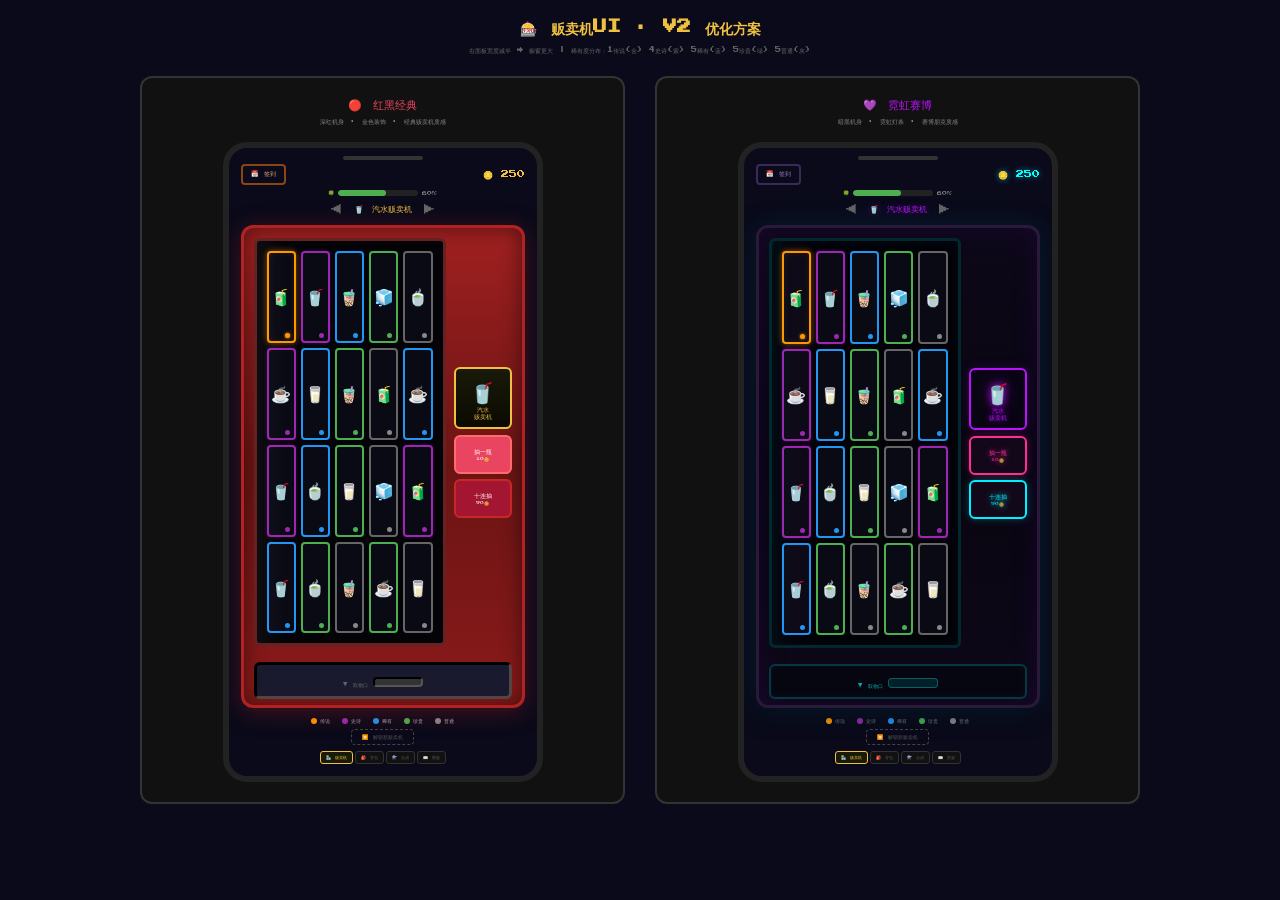
<file: docs/mockups/vending-machine-v2.html>
<!DOCTYPE html>
<html lang="zh-CN">
<head>
<meta charset="UTF-8">
<meta name="viewport" content="width=device-width, initial-scale=1.0">
<title>贩卖机UI V2 — 红黑经典 vs 霓虹赛博</title>
<style>
@import url('https://fonts.googleapis.com/css2?family=Press+Start+2P&display=swap');

* { margin:0; padding:0; box-sizing:border-box; }

body {
  background: #0a0a1a;
  font-family: 'Press Start 2P', cursive;
  color: #eee;
  min-height: 100vh;
  display: flex;
  flex-direction: column;
  align-items: center;
  padding: 20px;
}

h1 {
  font-size: 14px;
  color: #f0c040;
  text-align: center;
  margin-bottom: 6px;
}

.subtitle {
  font-size: 6px;
  color: #666;
  text-align: center;
  margin-bottom: 20px;
  line-height: 1.8;
}

.grid {
  display: grid;
  grid-template-columns: repeat(2, 1fr);
  gap: 30px;
  max-width: 1000px;
  width: 100%;
}

.card {
  background: #111;
  border: 2px solid #333;
  border-radius: 12px;
  padding: 20px;
  display: flex;
  flex-direction: column;
  align-items: center;
}

.card-title {
  font-size: 11px;
  margin-bottom: 4px;
}

.card-desc {
  font-size: 6px;
  color: #888;
  margin-bottom: 16px;
  text-align: center;
  line-height: 1.6;
}

.phone-frame {
  width: 320px;
  height: 640px;
  border: 6px solid #222;
  border-radius: 24px;
  overflow: hidden;
  background: #0a0a1a;
  position: relative;
}

.phone-frame::before {
  content: '';
  position: absolute;
  top: 8px;
  left: 50%;
  transform: translateX(-50%);
  width: 80px;
  height: 4px;
  background: #333;
  border-radius: 2px;
  z-index: 10;
}

.phone-screen {
  width: 100%;
  height: 100%;
  padding: 16px 12px 12px;
  display: flex;
  flex-direction: column;
  overflow-y: auto;
}

/* ===== Common elements ===== */
.top-bar {
  display: flex;
  justify-content: space-between;
  align-items: center;
  margin-bottom: 5px;
  font-size: 6px;
}

.sign-btn {
  font-family: 'Press Start 2P', cursive;
  font-size: 6px;
  padding: 4px 8px;
  background: transparent;
  color: #aaa;
  border: 2px solid #555;
  cursor: pointer;
  border-radius: 4px;
}

.coin-badge {
  display: inline-flex;
  align-items: center;
  gap: 3px;
  font-size: 8px;
}

.lucky-bar {
  display: flex;
  align-items: center;
  gap: 4px;
  justify-content: center;
  margin-bottom: 6px;
  font-size: 5px;
  color: #777;
}

.lucky-track {
  flex: 1;
  max-width: 80px;
  height: 6px;
  background: #222;
  border-radius: 3px;
  overflow: hidden;
}

.lucky-fill {
  height: 100%;
  width: 60%;
  background: #4CAF50;
  border-radius: 3px;
}

.machine-name {
  display: flex;
  align-items: center;
  justify-content: center;
  gap: 8px;
  font-size: 8px;
  margin-bottom: 8px;
}

.machine-name button {
  font-family: 'Press Start 2P', cursive;
  font-size: 11px;
  background: transparent;
  border: none;
  color: #666;
  cursor: pointer;
  padding: 2px 4px;
}

/* ===== Machine Frame ===== */
.machine-frame {
  flex: 1;
  display: flex;
  flex-direction: column;
  border-radius: 12px;
  overflow: hidden;
  position: relative;
}

.machine-body {
  flex: 1;
  display: flex;
  gap: 8px;
  padding: 10px;
}

/* ===== Glass Window — wider now ===== */
.glass-window {
  flex: 1;
  background: #060610;
  border-radius: 6px;
  border: 3px solid #333;
  position: relative;
  overflow: hidden;
  display: flex;
  align-items: center;
  justify-content: center;
}

.glass-reflection {
  position: absolute;
  top: 0;
  left: 0;
  width: 25%;
  height: 100%;
  background: linear-gradient(90deg, rgba(255,255,255,0.05) 0%, transparent 100%);
  pointer-events: none;
  z-index: 2;
}

.glass-shelf-lines {
  position: absolute;
  top: 0; left: 0; right: 0; bottom: 0;
  pointer-events: none;
  z-index: 1;
  display: flex;
  flex-direction: column;
  padding: 10px 10px;
  gap: calc((100% - 20px) / 4);
  justify-content: space-between;
}

.glass-shelf-lines::before,
.glass-shelf-lines::after {
  content: '';
  display: block;
  height: 1px;
  background: rgba(255,255,255,0.04);
  margin: 0 2px;
}

.shelf-line {
  height: 1px;
  background: rgba(255,255,255,0.04);
  margin: 0 2px;
}

.bottle-grid {
  display: grid;
  grid-template-columns: repeat(5, 1fr);
  grid-template-rows: repeat(4, 1fr);
  gap: 5px;
  padding: 10px;
  width: 100%;
  height: 100%;
  position: relative;
  z-index: 0;
}

.bottle-cell {
  background: #0a0a14;
  border: 2px solid #1a1a2e;
  border-radius: 4px;
  display: flex;
  align-items: center;
  justify-content: center;
  font-size: 16px;
  position: relative;
}

/* Rarity border colors */
.b-r-legendary {
  border-color: #FF9800 !important;
  box-shadow: 0 0 6px rgba(255,152,0,0.5), inset 0 0 6px rgba(255,152,0,0.1);
}
.b-r-epic {
  border-color: #9C27B0 !important;
  box-shadow: 0 0 4px rgba(156,39,176,0.3);
}
.b-r-rare {
  border-color: #2196F3 !important;
}
.b-r-precious {
  border-color: #4CAF50 !important;
}
.b-r-common {
  border-color: #666 !important;
}

.rarity-dot {
  position: absolute;
  bottom: 3px;
  right: 4px;
  width: 5px;
  height: 5px;
  border-radius: 50%;
}
.dot-legendary { background: #FF9800; box-shadow: 0 0 3px #FF9800; }
.dot-epic { background: #9C27B0; }
.dot-rare { background: #2196F3; }
.dot-precious { background: #4CAF50; }
.dot-common { background: #888; }

/* ===== Right Panel — narrower ===== */
.right-panel {
  width: 58px;
  display: flex;
  flex-direction: column;
  gap: 6px;
  justify-content: center;
  flex-shrink: 0;
}

.logo-area {
  padding: 6px 3px;
  border-radius: 6px;
  text-align: center;
  font-size: 5px;
  line-height: 1.5;
}

.logo-icon {
  font-size: 20px;
  display: block;
  margin-bottom: 1px;
}

.logo-name {
  font-size: 6px;
  line-height: 1.3;
}

.buttons-area {
  display: flex;
  flex-direction: column;
  gap: 5px;
}

.pull-btn {
  font-family: 'Press Start 2P', cursive;
  font-size: 6px;
  padding: 10px 4px;
  border: none;
  border-radius: 6px;
  cursor: pointer;
  text-align: center;
  line-height: 1.4;
  transition: all 0.15s;
}

.pull-btn .cost {
  font-size: 4px;
  opacity: 0.7;
  display: block;
  margin-top: 1px;
}

.pull-btn .arrows {
  font-size: 4px;
  display: block;
  margin-top: 2px;
}

/* ===== Outlet ===== */
.outlet {
  margin: 6px 10px;
  padding: 8px;
  border-radius: 6px;
  text-align: center;
  font-size: 5px;
  color: #555;
  position: relative;
}

.outlet-slot {
  display: inline-block;
  width: 50px;
  height: 10px;
  margin-top: 4px;
  border-radius: 4px;
}

/* ===== Unlock ===== */
.unlock-section {
  margin-top: 5px;
  font-size: 5px;
  color: #555;
  text-align: center;
}

.unlock-section span {
  display: inline-block;
  padding: 4px 10px;
  border: 1px dashed #444;
  border-radius: 4px;
}

/* ===== Tab bar ===== */
.tab-bar {
  display: flex;
  margin-top: 6px;
  font-size: 4px;
  gap: 2px;
  justify-content: center;
}

.tab-bar span {
  padding: 3px 5px;
  background: #111;
  border: 1px solid #333;
  border-radius: 3px;
  color: #555;
}

.tab-bar span.active {
  color: #f0c040;
  border-color: #f0c040;
  background: #1a1a0a;
}

/* ===== Rarity legend ===== */
.rarity-legend {
  display: flex;
  justify-content: center;
  gap: 12px;
  margin-top: 10px;
  font-size: 5px;
  color: #777;
  flex-wrap: wrap;
}

.rarity-legend span {
  display: flex;
  align-items: center;
  gap: 3px;
}

.legend-dot {
  display: inline-block;
  width: 6px;
  height: 6px;
  border-radius: 50%;
}

/* ============ STYLE 1: 红黑经典 ============ */
.style1 .machine-frame {
  background: linear-gradient(180deg, #a02020 0%, #6b1414 50%, #8b1a1a 100%);
  border: 3px solid #b22222;
  box-shadow: inset 0 0 20px rgba(0,0,0,0.5), 0 4px 24px rgba(178,34,34,0.35);
}
.style1 .glass-window {
  border-color: #662222;
  background: #030308;
}
.style1 .glass-reflection {
  background: linear-gradient(90deg, rgba(255,255,255,0.04) 0%, transparent 60%);
}
.style1 .logo-area {
  background: linear-gradient(180deg, #1a1a0a 0%, #0a0a00 100%);
  border: 2px solid #f0c040;
  color: #f0c040;
}
.style1 .pull-btn {
  background: #e94560;
  color: #fff;
  border: 2px solid #ff6b6b;
}
.style1 .pull-btn:nth-child(2) {
  background: #a31530;
  border-color: #c62828;
}
.style1 .outlet {
  background: #1a1a2e;
  border: 3px inset #554444;
  color: #666;
}
.style1 .outlet-slot {
  background: #333;
  border: 2px inset #555;
}
.style1 .machine-name { color: #f0c040; }
.style1 .coin-badge { color: #f0c040; }
.style1 .sign-btn { border-color: #8b4513; color: #d4a574; }

/* ============ STYLE 2: 霓虹赛博 ============ */
.style2 .machine-frame {
  background: linear-gradient(180deg, #0d0818 0%, #080510 50%, #0d0818 100%);
  border: 3px solid #2a1a3a;
  box-shadow: inset 0 0 30px rgba(100,0,200,0.12), 0 0 30px rgba(0,200,255,0.12), 0 4px 24px rgba(0,0,0,0.5);
}
.style2 .glass-window {
  border-color: rgba(0,255,255,0.15);
  background: #020208;
  box-shadow: inset 0 0 15px rgba(0,255,255,0.04);
}
.style2 .glass-reflection {
  background: linear-gradient(90deg, rgba(0,255,255,0.03) 0%, rgba(255,0,255,0.02) 50%, transparent 100%);
}
.style2 .logo-area {
  background: transparent;
  border: 2px solid #bc13fe;
  color: #bc13fe;
  text-shadow: 0 0 8px #bc13fe, 0 0 20px #bc13fe44;
  box-shadow: 0 0 12px rgba(188,19,254,0.15), inset 0 0 12px rgba(188,19,254,0.04);
}
.style2 .pull-btn {
  background: #12081a;
  border: 2px solid #ff2d95;
  color: #ff2d95;
  text-shadow: 0 0 6px #ff2d95;
  box-shadow: 0 0 8px rgba(255,45,149,0.25);
}
.style2 .pull-btn:nth-child(2) {
  border-color: #00f0ff;
  color: #00f0ff;
  text-shadow: 0 0 6px #00f0ff;
  box-shadow: 0 0 8px rgba(0,240,255,0.25);
}
.style2 .outlet {
  background: #060610;
  border: 2px solid rgba(0,255,255,0.2);
  color: #0aa;
  box-shadow: inset 0 0 8px rgba(0,255,255,0.04);
}
.style2 .outlet-slot {
  background: rgba(0,255,255,0.1);
  border: 1px solid rgba(0,255,255,0.3);
}
.style2 .machine-name { color: #bc13fe; text-shadow: 0 0 8px #bc13fe66; }
.style2 .coin-badge { color: #0ff; text-shadow: 0 0 6px rgba(0,255,255,0.5); }
.style2 .sign-btn { border-color: #3a2a5a; color: #9a7aca; }

/* ===== Rarity legend in each style ===== */
.style1 .rarity-legend span { color: #aaa; }
.style2 .rarity-legend span { color: #777; }

@media (max-width: 750px) {
  .grid { grid-template-columns: 1fr; }
  .phone-frame { width: 280px; height: 560px; }
  .right-panel { width: 50px; }
  .bottle-cell { font-size: 13px; }
  .logo-icon { font-size: 16px; }
  .pull-btn { font-size: 5px; padding: 8px 3px; }
}
</style>
</head>
<body>

<h1>🎰 贩卖机UI · V2 优化方案</h1>
<p class="subtitle">右面板宽度减半 → 橱窗更大 | 稀有度分布：1传说(金) 4史诗(紫) 5稀有(蓝) 5珍贵(绿) 5普通(灰)</p>

<div class="grid">

  <!-- ==================== STYLE 1: 红黑经典 ==================== -->
  <div class="card">
    <div class="card-title" style="color:#e94560;">🔴 红黑经典</div>
    <div class="card-desc">深红机身 · 金色装饰 · 经典贩卖机质感</div>
    <div class="phone-frame style1">
      <div class="phone-screen">
        <div class="top-bar">
          <button class="sign-btn">📅 签到</button>
          <span class="coin-badge">🪙 250</span>
        </div>
        <div class="lucky-bar">
          <span>🍀</span>
          <div class="lucky-track"><div class="lucky-fill"></div></div>
          <span>60%</span>
        </div>
        <div class="machine-name">
          <button>◀</button>
          <span>🥤 汽水贩卖机</span>
          <button>▶</button>
        </div>
        <div class="machine-frame">
          <div class="machine-body">
            <div class="glass-window">
              <div class="glass-reflection"></div>
              <div class="bottle-grid">
                <!-- Row 1: 1 legendary + 1 epic + 1 rare + 1 precious + 1 common -->
                <div class="bottle-cell b-r-legendary">🧃<span class="rarity-dot dot-legendary"></span></div>
                <div class="bottle-cell b-r-epic">🥤<span class="rarity-dot dot-epic"></span></div>
                <div class="bottle-cell b-r-rare">🧋<span class="rarity-dot dot-rare"></span></div>
                <div class="bottle-cell b-r-precious">🧊<span class="rarity-dot dot-precious"></span></div>
                <div class="bottle-cell b-r-common">🍵<span class="rarity-dot dot-common"></span></div>
                <!-- Row 2: 1 epic + 1 rare + 1 precious + 1 common + 1 rare -->
                <div class="bottle-cell b-r-epic">☕<span class="rarity-dot dot-epic"></span></div>
                <div class="bottle-cell b-r-rare">🥛<span class="rarity-dot dot-rare"></span></div>
                <div class="bottle-cell b-r-precious">🧋<span class="rarity-dot dot-precious"></span></div>
                <div class="bottle-cell b-r-common">🧃<span class="rarity-dot dot-common"></span></div>
                <div class="bottle-cell b-r-rare">☕<span class="rarity-dot dot-rare"></span></div>
                <!-- Row 3: 1 epic + 1 rare + 1 precious + 1 common + 1 epic -->
                <div class="bottle-cell b-r-epic">🥤<span class="rarity-dot dot-epic"></span></div>
                <div class="bottle-cell b-r-rare">🍵<span class="rarity-dot dot-rare"></span></div>
                <div class="bottle-cell b-r-precious">🥛<span class="rarity-dot dot-precious"></span></div>
                <div class="bottle-cell b-r-common">🧊<span class="rarity-dot dot-common"></span></div>
                <div class="bottle-cell b-r-epic">🧃<span class="rarity-dot dot-epic"></span></div>
                <!-- Row 4: 1 rare + 1 precious + 1 common + 1 precious + 1 common -->
                <div class="bottle-cell b-r-rare">🥤<span class="rarity-dot dot-rare"></span></div>
                <div class="bottle-cell b-r-precious">🍵<span class="rarity-dot dot-precious"></span></div>
                <div class="bottle-cell b-r-common">🧋<span class="rarity-dot dot-common"></span></div>
                <div class="bottle-cell b-r-precious">☕<span class="rarity-dot dot-precious"></span></div>
                <div class="bottle-cell b-r-common">🥛<span class="rarity-dot dot-common"></span></div>
              </div>
            </div>
            <div class="right-panel">
              <div class="logo-area">
                <span class="logo-icon">🥤</span>
                <span class="logo-name">汽水<br>贩卖机</span>
              </div>
              <div class="buttons-area">
                <button class="pull-btn">抽一瓶<span class="cost">10🪙</span></button>
                <button class="pull-btn">十连抽<span class="cost">90🪙</span></button>
              </div>
            </div>
          </div>
          <div class="outlet">
            ▼ 取物口
            <div class="outlet-slot"></div>
          </div>
        </div>
        <div class="rarity-legend">
          <span><span class="legend-dot" style="background:#FF9800;"></span>传说</span>
          <span><span class="legend-dot" style="background:#9C27B0;"></span>史诗</span>
          <span><span class="legend-dot" style="background:#2196F3;"></span>稀有</span>
          <span><span class="legend-dot" style="background:#4CAF50;"></span>珍贵</span>
          <span><span class="legend-dot" style="background:#888;"></span>普通</span>
        </div>
        <div class="unlock-section"><span>🔽 解锁新贩卖机</span></div>
        <div class="tab-bar">
          <span class="active">🏪 贩卖机</span><span>🎒 背包</span><span>⚗️ 合成</span><span>📖 图鉴</span>
        </div>
      </div>
    </div>
  </div>

  <!-- ==================== STYLE 2: 霓虹赛博 ==================== -->
  <div class="card">
    <div class="card-title" style="color:#bc13fe;">💜 霓虹赛博</div>
    <div class="card-desc">暗黑机身 · 霓虹灯条 · 赛博朋克质感</div>
    <div class="phone-frame style2">
      <div class="phone-screen">
        <div class="top-bar">
          <button class="sign-btn">📅 签到</button>
          <span class="coin-badge">🪙 250</span>
        </div>
        <div class="lucky-bar">
          <span>🍀</span>
          <div class="lucky-track"><div class="lucky-fill"></div></div>
          <span>60%</span>
        </div>
        <div class="machine-name">
          <button>◀</button>
          <span>🥤 汽水贩卖机</span>
          <button>▶</button>
        </div>
        <div class="machine-frame">
          <div class="machine-body">
            <div class="glass-window">
              <div class="glass-reflection"></div>
              <div class="bottle-grid">
                <!-- Row 1 -->
                <div class="bottle-cell b-r-legendary">🧃<span class="rarity-dot dot-legendary"></span></div>
                <div class="bottle-cell b-r-epic">🥤<span class="rarity-dot dot-epic"></span></div>
                <div class="bottle-cell b-r-rare">🧋<span class="rarity-dot dot-rare"></span></div>
                <div class="bottle-cell b-r-precious">🧊<span class="rarity-dot dot-precious"></span></div>
                <div class="bottle-cell b-r-common">🍵<span class="rarity-dot dot-common"></span></div>
                <!-- Row 2 -->
                <div class="bottle-cell b-r-epic">☕<span class="rarity-dot dot-epic"></span></div>
                <div class="bottle-cell b-r-rare">🥛<span class="rarity-dot dot-rare"></span></div>
                <div class="bottle-cell b-r-precious">🧋<span class="rarity-dot dot-precious"></span></div>
                <div class="bottle-cell b-r-common">🧃<span class="rarity-dot dot-common"></span></div>
                <div class="bottle-cell b-r-rare">☕<span class="rarity-dot dot-rare"></span></div>
                <!-- Row 3 -->
                <div class="bottle-cell b-r-epic">🥤<span class="rarity-dot dot-epic"></span></div>
                <div class="bottle-cell b-r-rare">🍵<span class="rarity-dot dot-rare"></span></div>
                <div class="bottle-cell b-r-precious">🥛<span class="rarity-dot dot-precious"></span></div>
                <div class="bottle-cell b-r-common">🧊<span class="rarity-dot dot-common"></span></div>
                <div class="bottle-cell b-r-epic">🧃<span class="rarity-dot dot-epic"></span></div>
                <!-- Row 4 -->
                <div class="bottle-cell b-r-rare">🥤<span class="rarity-dot dot-rare"></span></div>
                <div class="bottle-cell b-r-precious">🍵<span class="rarity-dot dot-precious"></span></div>
                <div class="bottle-cell b-r-common">🧋<span class="rarity-dot dot-common"></span></div>
                <div class="bottle-cell b-r-precious">☕<span class="rarity-dot dot-precious"></span></div>
                <div class="bottle-cell b-r-common">🥛<span class="rarity-dot dot-common"></span></div>
              </div>
            </div>
            <div class="right-panel">
              <div class="logo-area">
                <span class="logo-icon">🥤</span>
                <span class="logo-name">汽水<br>贩卖机</span>
              </div>
              <div class="buttons-area">
                <button class="pull-btn">抽一瓶<span class="cost">10🪙</span></button>
                <button class="pull-btn">十连抽<span class="cost">90🪙</span></button>
              </div>
            </div>
          </div>
          <div class="outlet">
            ▼ 取物口
            <div class="outlet-slot"></div>
          </div>
        </div>
        <div class="rarity-legend">
          <span><span class="legend-dot" style="background:#FF9800;"></span>传说</span>
          <span><span class="legend-dot" style="background:#9C27B0;"></span>史诗</span>
          <span><span class="legend-dot" style="background:#2196F3;"></span>稀有</span>
          <span><span class="legend-dot" style="background:#4CAF50;"></span>珍贵</span>
          <span><span class="legend-dot" style="background:#888;"></span>普通</span>
        </div>
        <div class="unlock-section"><span>🔽 解锁新贩卖机</span></div>
        <div class="tab-bar">
          <span class="active">🏪 贩卖机</span><span>🎒 背包</span><span>⚗️ 合成</span><span>📖 图鉴</span>
        </div>
      </div>
    </div>
  </div>

</div>

</body>
</html>
</file>
<file: miniprogram-game/src/css/style.css>
@import url('https://fonts.googleapis.com/css2?family=Press+Start+2P&display=swap');

* { margin: 0; padding: 0; box-sizing: border-box; }

:root {
  --bg-deep: #0a0a1a;
  --bg-dark: #16213e;
  --bg-mid: #0f3460;
  --accent: #e94560;
  --accent-glow: #ff6b6b;
  --gold: #f0c040;
  --gold-glow: rgba(240,192,64,0.3);
  --limited: #FFD700;
  --legendary: #FF9800;
  --epic: #9C27B0;
  --rare: #2196F3;
  --precious: #4CAF50;
  --common: #9E9E9E;
  --text-dim: #888;
  --border-subtle: #222;
  --border-mid: #555;
}

html {
  -webkit-touch-callout: none;
  -webkit-user-select: none;
  user-select: none;
  overscroll-behavior: contain;
}

body {
  background: var(--bg-deep);
  font-family: 'Press Start 2P', cursive;
  color: #eee;
  overflow: hidden;
  width: 100vw;
  height: 100dvh;
}

#app {
  width: 100%;
  max-width: 420px;
  height: 100dvh;
  margin: 0 auto;
  display: flex;
  flex-direction: column;
  background: var(--bg-dark);
  border-left: 2px solid var(--accent);
  border-right: 2px solid var(--accent);
  position: relative;
  padding-bottom: env(safe-area-inset-bottom, 0);
  padding-top: env(safe-area-inset-top, 0);
}

#app::before {
  content: '';
  position: absolute;
  top: 0; left: 0; right: 0; bottom: 0;
  background: repeating-linear-gradient(0deg, transparent, transparent 2px, rgba(0,0,0,0.03) 2px, rgba(0,0,0,0.03) 4px);
  pointer-events: none; z-index: 999;
}

#page-container {
  flex: 1;
  overflow-y: auto;
  padding: 10px 8px;
  scroll-behavior: smooth;
  opacity: 1;
  transform: translateY(0);
  transition: opacity 150ms ease, transform 150ms ease;
}

#page-container::-webkit-scrollbar { width: 3px; }
#page-container::-webkit-scrollbar-thumb { background: var(--accent); border-radius: 3px; }

/* ===== Tab Bar ===== */
#tab-bar {
  display: flex;
  background: var(--bg-mid);
  border-top: 2px solid var(--border-mid);
  position: relative;
  flex-shrink: 0;
  padding-bottom: env(safe-area-inset-bottom, 0);
}

#tab-bar::before {
  content: ''; position: absolute; top: -1px; left: 0; right: 0;
  height: 1px; background: rgba(233,69,96,0.3);
}

#tab-bar .tab {
  flex: 1; display: flex; flex-direction: column; align-items: center;
  justify-content: center; font-size: 6px; color: var(--text-dim);
  cursor: pointer; transition: all 0.2s; padding: 6px 2px 4px; gap: 2px; position: relative;
}

#tab-bar .tab .tab-icon { font-size: 18px; transition: transform 0.2s; }

#tab-bar .tab.active { color: var(--accent); background: linear-gradient(180deg, rgba(233,69,96,0.08), transparent); }

#tab-bar .tab.active::after {
  content: ''; position: absolute; top: 1px; left: 50%; transform: translateX(-50%);
  width: 24px; height: 2px; background: var(--accent); border-radius: 0 0 2px 2px;
  box-shadow: 0 0 6px var(--accent-glow);
}

#tab-bar .tab.active .tab-icon { transform: scale(1.15); }
#tab-bar .tab:hover { color: #ccc; }

/* ===== Top Bar ===== */
.top-bar { display: flex; justify-content: space-between; align-items: center; margin-bottom: 6px; padding: 2px; }
.page-title { font-size: 8px; color: var(--accent); text-shadow: 0 0 8px rgba(233,69,96,0.4); }

/* ===== Coin Display ===== */
.coin-display {
  display: inline-flex; align-items: center; gap: 4px;
  background: var(--bg-deep); padding: 4px 10px; border: 2px solid var(--gold);
  font-size: 8px; color: var(--gold); border-radius: 4px;
  text-shadow: 0 0 6px var(--gold-glow);
}

/* ===== Buttons ===== */
.pixel-btn {
  font-family: 'Press Start 2P', cursive; font-size: 7px; padding: 6px 12px;
  background: var(--bg-mid); color: #eee; border: 2px solid var(--accent);
  cursor: pointer; border-radius: 4px; transition: all 0.15s; position: relative; overflow: hidden;
}
.pixel-btn:hover { background: var(--accent); color: #fff; box-shadow: 0 0 12px rgba(233,69,96,0.4); transform: translateY(-1px); }
.pixel-btn:active { transform: translateY(1px); box-shadow: none; }
.pixel-btn[disabled] { opacity: 0.35; cursor: not-allowed; filter: grayscale(40%); }

.pull-btn { background: var(--accent); font-size: 8px; padding: 12px 16px; border: 3px solid var(--accent-glow); border-radius: 8px; box-shadow: 0 2px 16px rgba(233,69,96,0.3); }
.pull-btn:hover { background: #c0392b; border-color: #ff8888; box-shadow: 0 4px 24px rgba(233,69,96,0.5); }

.filter-tab {
  font-family: 'Press Start 2P', cursive; font-size: 6px; padding: 4px 8px;
  background: transparent; color: var(--text-dim); border: 1px solid #333;
  border-radius: 4px; cursor: pointer; transition: all 0.15s; white-space: nowrap;
}
.filter-tab:hover { color: #ccc; border-color: #666; }
.filter-tab.filter-active { color: var(--accent); border-color: var(--accent); background: rgba(233,69,96,0.08); }

.sell-btn { background: #333; border-color: #666; font-size: 6px; padding: 3px 6px; }

.synth-btn { background: #6A1B9A; border-color: var(--epic); }

.blind-box-btn {
  font-family: 'Press Start 2P', cursive; font-size: 7px; padding: 10px 20px;
  background: linear-gradient(135deg, var(--legendary), #FF5722); color: #fff;
  border: 2px solid var(--legendary); border-radius: 6px; cursor: pointer;
  box-shadow: 0 0 16px rgba(255,152,0,0.4); transition: all 0.15s;
}
.blind-box-btn:hover { box-shadow: 0 0 24px rgba(255,152,0,0.6); transform: translateY(-2px); }

/* ===== Rarity Border Colors ===== */
.rarity-1 { border-color: #aaa !important; }
.rarity-2 { border-color: var(--precious) !important; }
.rarity-3 { border-color: var(--rare) !important; }
.rarity-4 { border-color: var(--epic) !important; }
.rarity-5 { border-color: var(--legendary) !important; box-shadow: 0 0 8px var(--legendary); }
.rarity-limited { border-color: var(--limited) !important; box-shadow: 0 0 10px var(--limited), 0 0 20px rgba(255,215,0,0.5); }

/* ===== Legendary/Limited Effects ===== */
@keyframes legendaryPulse {
  0%, 100% { box-shadow: 0 0 8px var(--legendary), 0 0 20px rgba(255,152,0,0.4); }
  50% { box-shadow: 0 0 20px var(--legendary), 0 0 40px rgba(255,152,0,0.6); }
}
@keyframes limitedShine {
  0%, 100% { box-shadow: 0 0 10px var(--limited), 0 0 20px rgba(255,215,0,0.5); }
  50% { box-shadow: 0 0 24px var(--limited), 0 0 48px rgba(255,215,0,0.7); }
}
@keyframes popIn { from { transform: scale(0); opacity: 0; } 50% { transform: scale(1.2); } to { transform: scale(1); opacity: 1; } }
@keyframes float { 0%, 100% { transform: translateY(0); } 50% { transform: translateY(-6px); } }
.pop-in { animation: popIn 0.3s ease-out; }
.float-anim { animation: float 2s ease-in-out infinite; }

/* ===== Elements ===== */
.progress-bar { background: #1a1a2e; height: 6px; border-radius: 3px; overflow: hidden; border: 1px solid #333; }
.progress-fill { height: 100%; background: linear-gradient(90deg, var(--accent), var(--accent-glow)); border-radius: 3px; transition: width 0.5s ease-out; }

.lucky-bar { display: flex; align-items: center; gap: 6px; font-size: 5px; color: var(--text-dim); margin-bottom: 6px; justify-content: center; }
.lucky-track { flex: 1; max-width: 100px; height: 6px; background: #1a1a2e; border-radius: 3px; overflow: hidden; border: 1px solid #333; }
.lucky-fill { height: 100%; background: linear-gradient(90deg, #4CAF50, #8BC34A); border-radius: 3px; transition: width 0.5s; }

.section-title { font-size: 7px; color: var(--accent); margin: 10px 0 6px; padding: 4px 0; border-bottom: 2px solid var(--border-subtle); display: flex; justify-content: space-between; align-items: center; }

/* ===== Machine Frame ===== */
.machine-frame { border-radius: 16px; overflow: hidden; border: 5px solid var(--border-mid); box-shadow: 0 4px 30px rgba(0,0,0,0.5); margin-bottom: 8px; }
.machine-header-bar { padding: 6px 12px; text-align: center; font-size: 7px; color: #fff; letter-spacing: 3px; text-shadow: 0 0 4px var(--accent); }
.machine-body { padding: 8px; }
.glass-window { background: #050510; border: 4px solid #777; border-radius: 8px; padding: 4px; margin-bottom: 6px; box-shadow: inset 0 0 20px rgba(0,0,0,0.9); position: relative; overflow: hidden; }
.glass-window canvas { display: block; width: 100%; image-rendering: pixelated; }
.collect-tray { background: var(--bg-deep); border: 3px inset var(--border-mid); border-radius: 6px; padding: 10px; min-height: 32px; text-align: center; }

/* ===== Album ===== */
.album-grid { display: grid; grid-template-columns: repeat(4, 1fr); gap: 4px; margin-bottom: 10px; }
.album-item { text-align: center; padding: 4px; border-radius: 4px; transition: all 0.15s; }
.album-item.locked { opacity: 0.25; filter: grayscale(100%); }
.album-item.owned:hover { background: rgba(233,69,96,0.08); transform: translateY(-2px); }

/* ===== Backpack ===== */
.backpack-item {
  display: flex; align-items: center; gap: 8px; padding: 8px;
  border: 1px solid #333; border-radius: 6px; margin-bottom: 4px;
  background: var(--bg-deep); transition: all 0.15s;
}
.backpack-item:hover { border-color: #444; transform: translateX(2px); }

/* ===== Synth ===== */
.synth-section { background: var(--bg-deep); border: 2px solid var(--border-subtle); border-radius: 8px; padding: 12px; margin-bottom: 8px; }
.synth-section h3 { font-size: 7px; color: var(--accent); margin-bottom: 8px; }
.synth-mat-item { transition: all 0.15s; }
.synth-mat-item:hover { border-color: #f0c040 !important; background: rgba(240,192,64,0.08); }
.synth-mat-selected { border-color: #FFD700 !important; background: rgba(255,215,0,0.12) !important; }

/* ===== Particles ===== */
@keyframes particleBurst {
  0% { transform: translate(0,0) scale(1); opacity: 1; }
  100% { transform: translate(var(--px), var(--py)) scale(0); opacity: 0; }
}
.particle {
  position: fixed; width: 6px; height: 6px; background: var(--gold);
  pointer-events: none; z-index: 10000; border-radius: 2px;
  animation: particleBurst 0.8s ease-out forwards;
}

/* ===== Toast ===== */
#codex-toast {
  animation: popIn 0.2s ease-out;
  box-shadow: 0 0 20px rgba(255,215,0,0.4);
}

/* ===== Scrollbar ===== */
#page-container::-webkit-scrollbar { width: 3px; }
#page-container::-webkit-scrollbar-thumb { background: var(--accent); border-radius: 3px; }

/* =================== RESPONSIVE =================== */

/* Small phone < 375px */
@media (max-width: 375px) {
  #app { max-width: 100vw; }
  body { font-size: 85%; }
  #tab-bar .tab { font-size: 5px; padding: 4px 1px 2px; }
  #tab-bar .tab .tab-icon { font-size: 14px; }
  .pixel-btn { font-size: 5px; padding: 4px 8px; }
  .page-title { font-size: 6px; }
  .coin-display { font-size: 6px; padding: 3px 6px; }
  .section-title { font-size: 5px; }
  .filter-tab { font-size: 5px; padding: 3px 5px; }
  .album-grid { grid-template-columns: repeat(3, 1fr); }
  #page-container { padding: 6px 4px; }
  .glass-window { padding: 2px; }
  .machine-body { padding: 4px; }
  .machine-header-bar { padding: 4px 6px; font-size: 5px; }
  .pull-btn { font-size: 7px; padding: 10px 12px; }
}

/* Standard phone 375-480px - default */

/* Large phone 480-768px */
@media (min-width: 480px) {
  #app { max-width: 480px; }
  .album-grid { grid-template-columns: repeat(5, 1fr); }
  .pull-btn { font-size: 9px; padding: 14px 20px; }
}

/* Tablet 768-1024px */
@media (min-width: 768px) {
  #app { max-width: 768px; }
  #page-container { padding: 16px 24px; }
  .album-grid { grid-template-columns: repeat(6, 1fr); }
  #tab-bar .tab { font-size: 7px; }
  #tab-bar .tab .tab-icon { font-size: 22px; }
  .pixel-btn { font-size: 8px; padding: 8px 16px; }
  .page-title { font-size: 10px; }
  .machine-frame { max-width: 500px; margin: 0 auto 12px; }
}

/* Desktop > 1024px */
@media (min-width: 1024px) {
  #app {
    max-width: 900px;
    display: grid;
    grid-template-columns: 1fr 1fr;
    grid-template-rows: 1fr auto;
    grid-template-areas: "main side" "tabs tabs";
  }
  #page-container { grid-area: main; padding: 20px 24px; overflow-y: auto; max-height: calc(100dvh - 70px); }
  #side-panel {
    grid-area: side;
    padding: 20px 24px 20px 12px;
    border-left: 2px solid var(--border-subtle);
    overflow-y: auto;
    max-height: calc(100dvh - 70px);
    display: block;
  }
  #tab-bar { grid-area: tabs; }
  #tab-bar .tab { font-size: 8px; }
  #tab-bar .tab .tab-icon { font-size: 24px; }
  .album-grid { grid-template-columns: repeat(6, 1fr); }
  .pixel-btn { font-size: 8px; padding: 10px 20px; }
  .page-title { font-size: 11px; }
  .pull-btn { font-size: 10px; padding: 16px 28px; }
  .machine-frame { max-width: 560px; }
}

/* Landscape phones */
@media (orientation: landscape) and (max-height: 500px) {
  #app { flex-direction: row; max-width: 100vw; }
  #page-container { flex: 1; }
  #tab-bar {
    flex-direction: column; width: 56px; border-top: none; border-right: 2px solid var(--border-mid);
    padding-bottom: 0;
  }
  #tab-bar .tab { flex: 1; font-size: 5px; padding: 4px 2px; }
  #tab-bar .tab .tab-icon { font-size: 16px; }
  #tab-bar .tab .tab-label { display: block; writing-mode: vertical-rl; letter-spacing: 1px; }
  #tab-bar .tab.active::after { top: auto; left: 1px; top: 50%; transform: translateY(-50%); width: 2px; height: 18px; }
  .album-grid { grid-template-columns: repeat(5, 1fr); }
  .machine-frame { max-width: 400px; }
}

/* Dark mode */
@media (prefers-color-scheme: dark) {
  :root {
    --bg-deep: #060610;
    --bg-dark: #0d1525;
    --border-subtle: #1a1a2e;
  }
}
</file>
